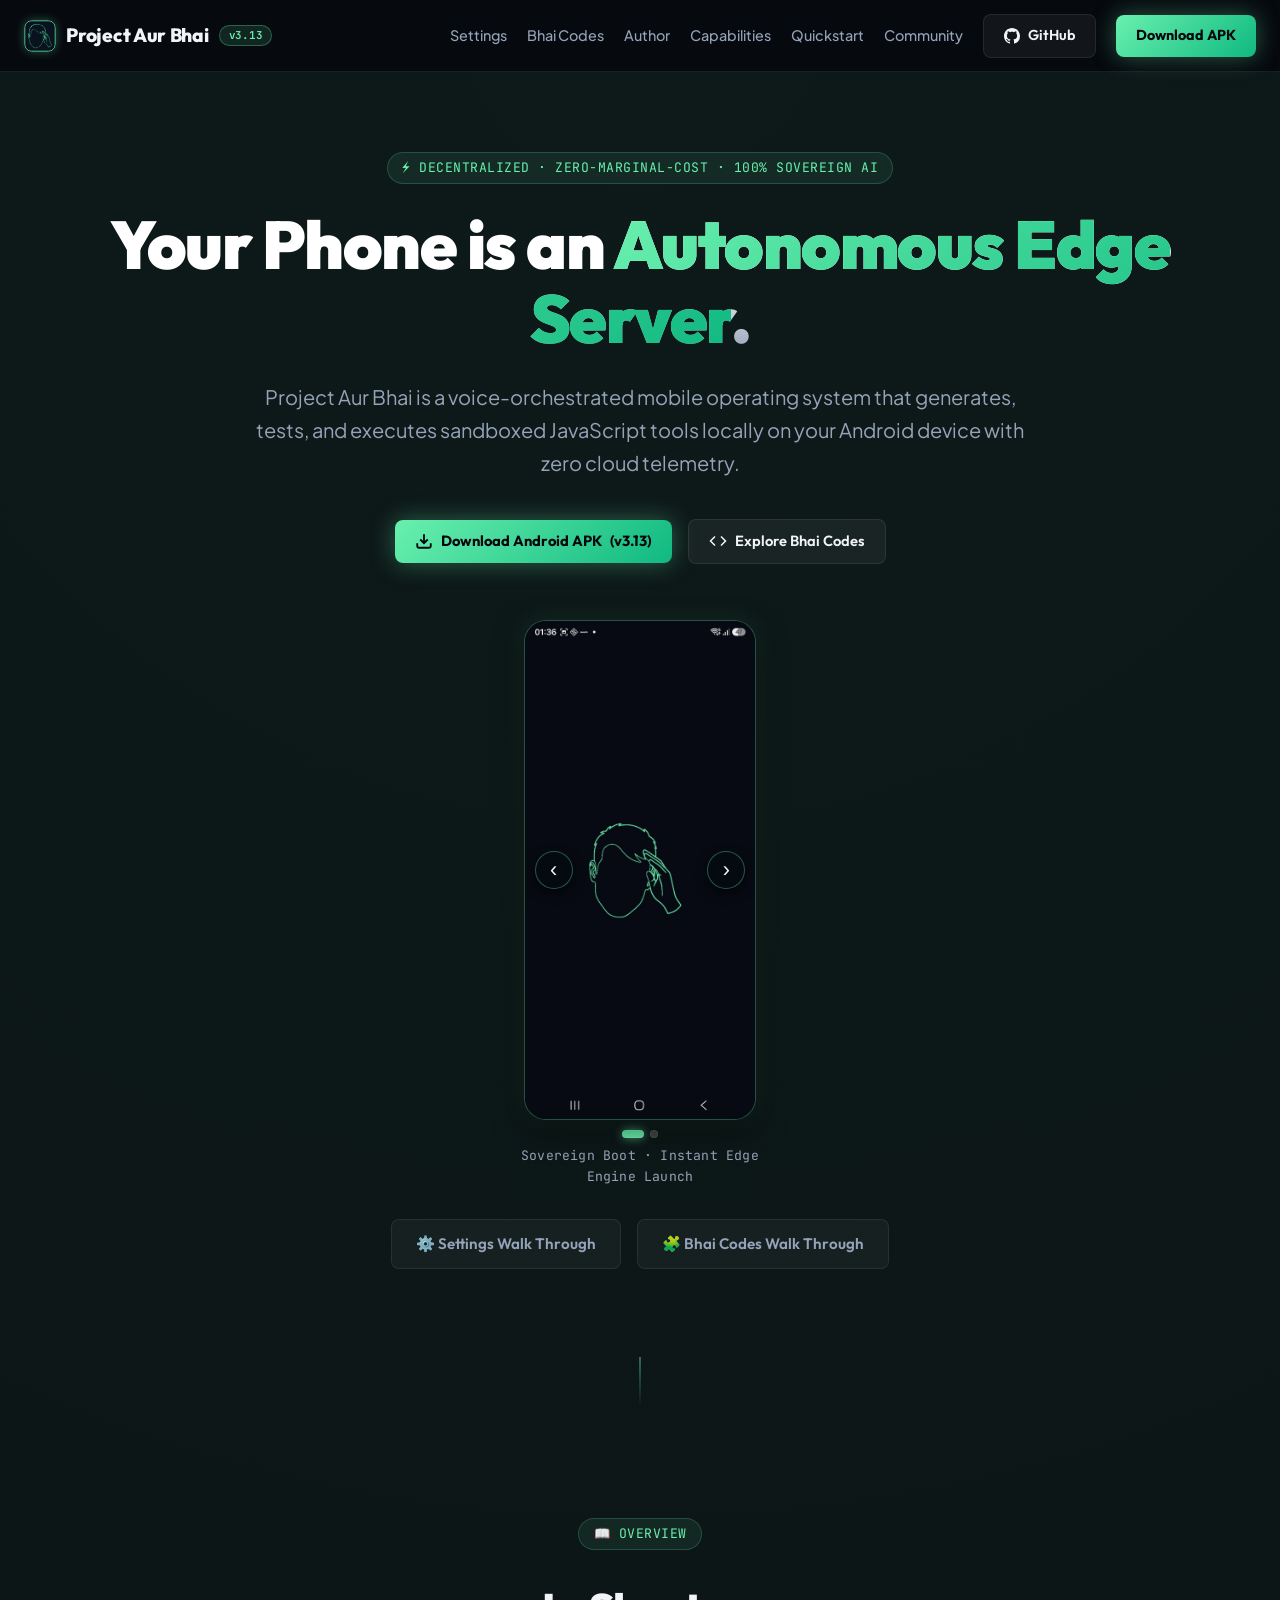
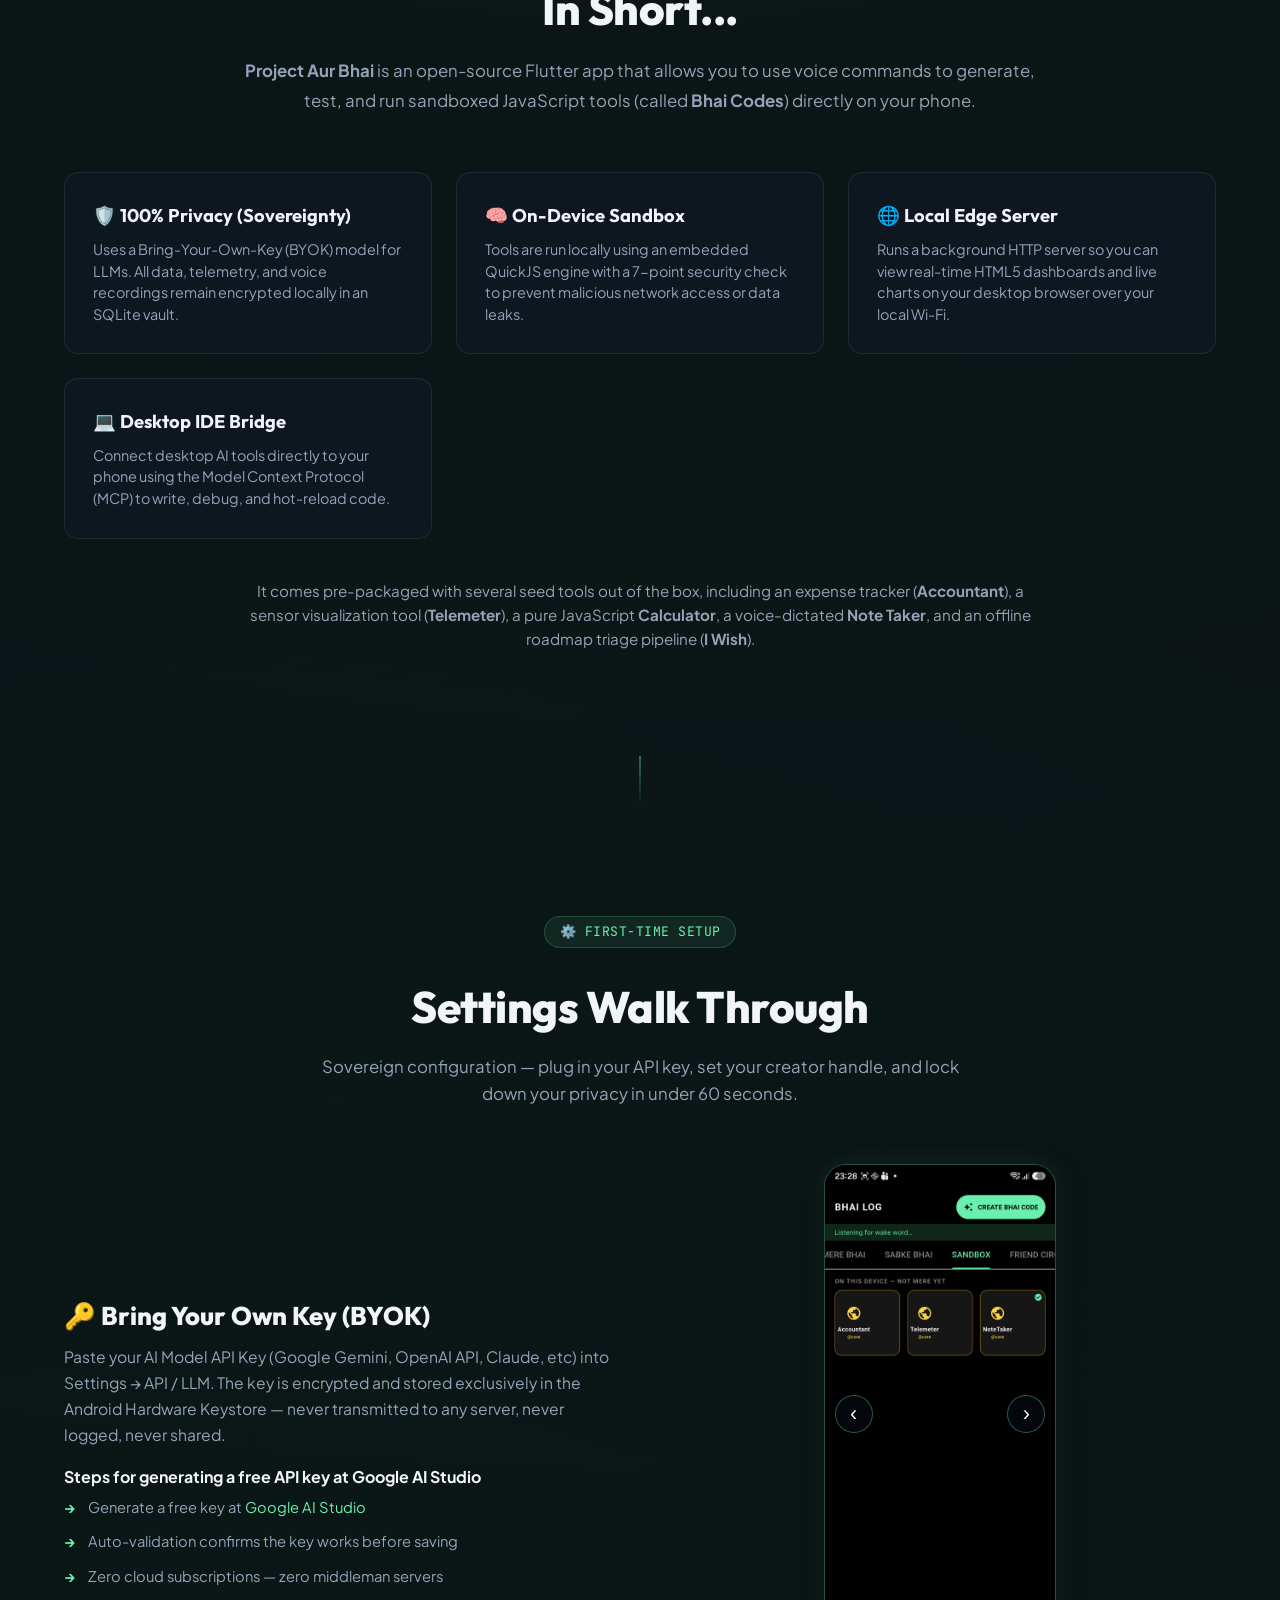
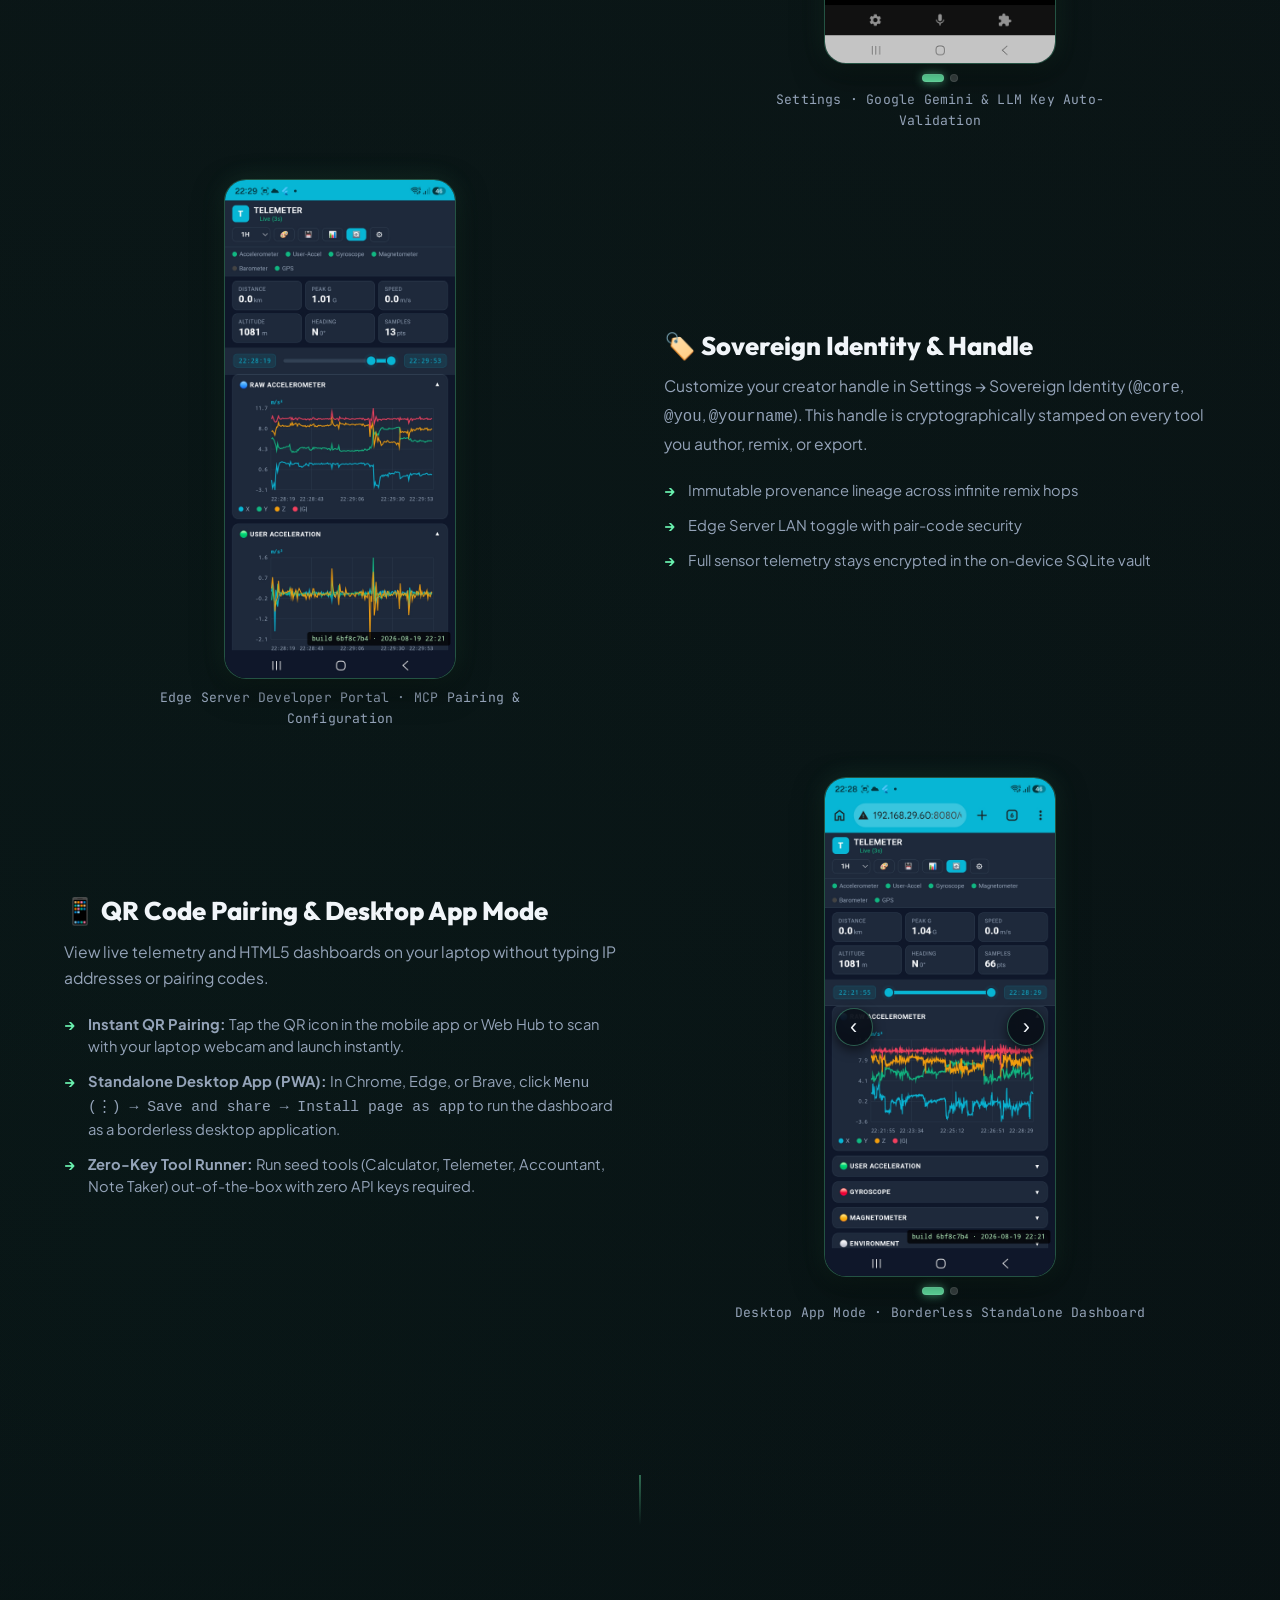
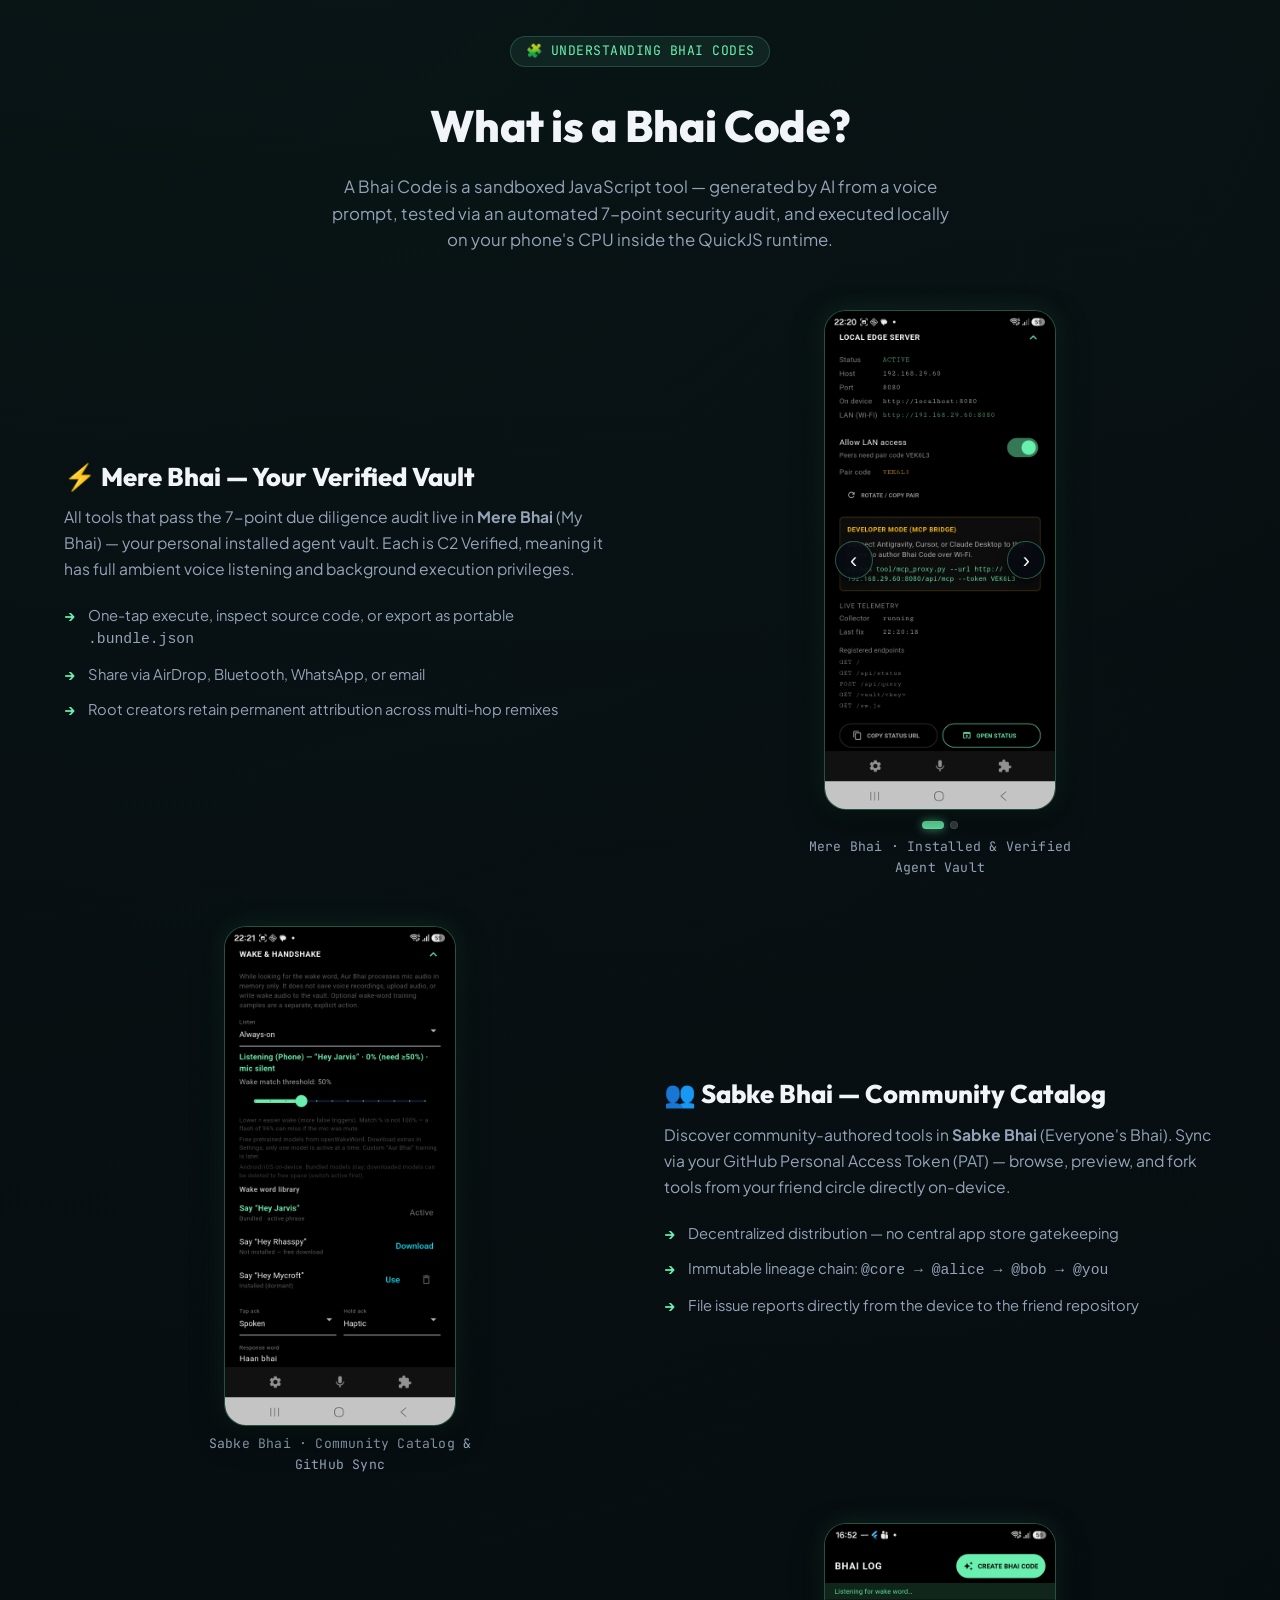
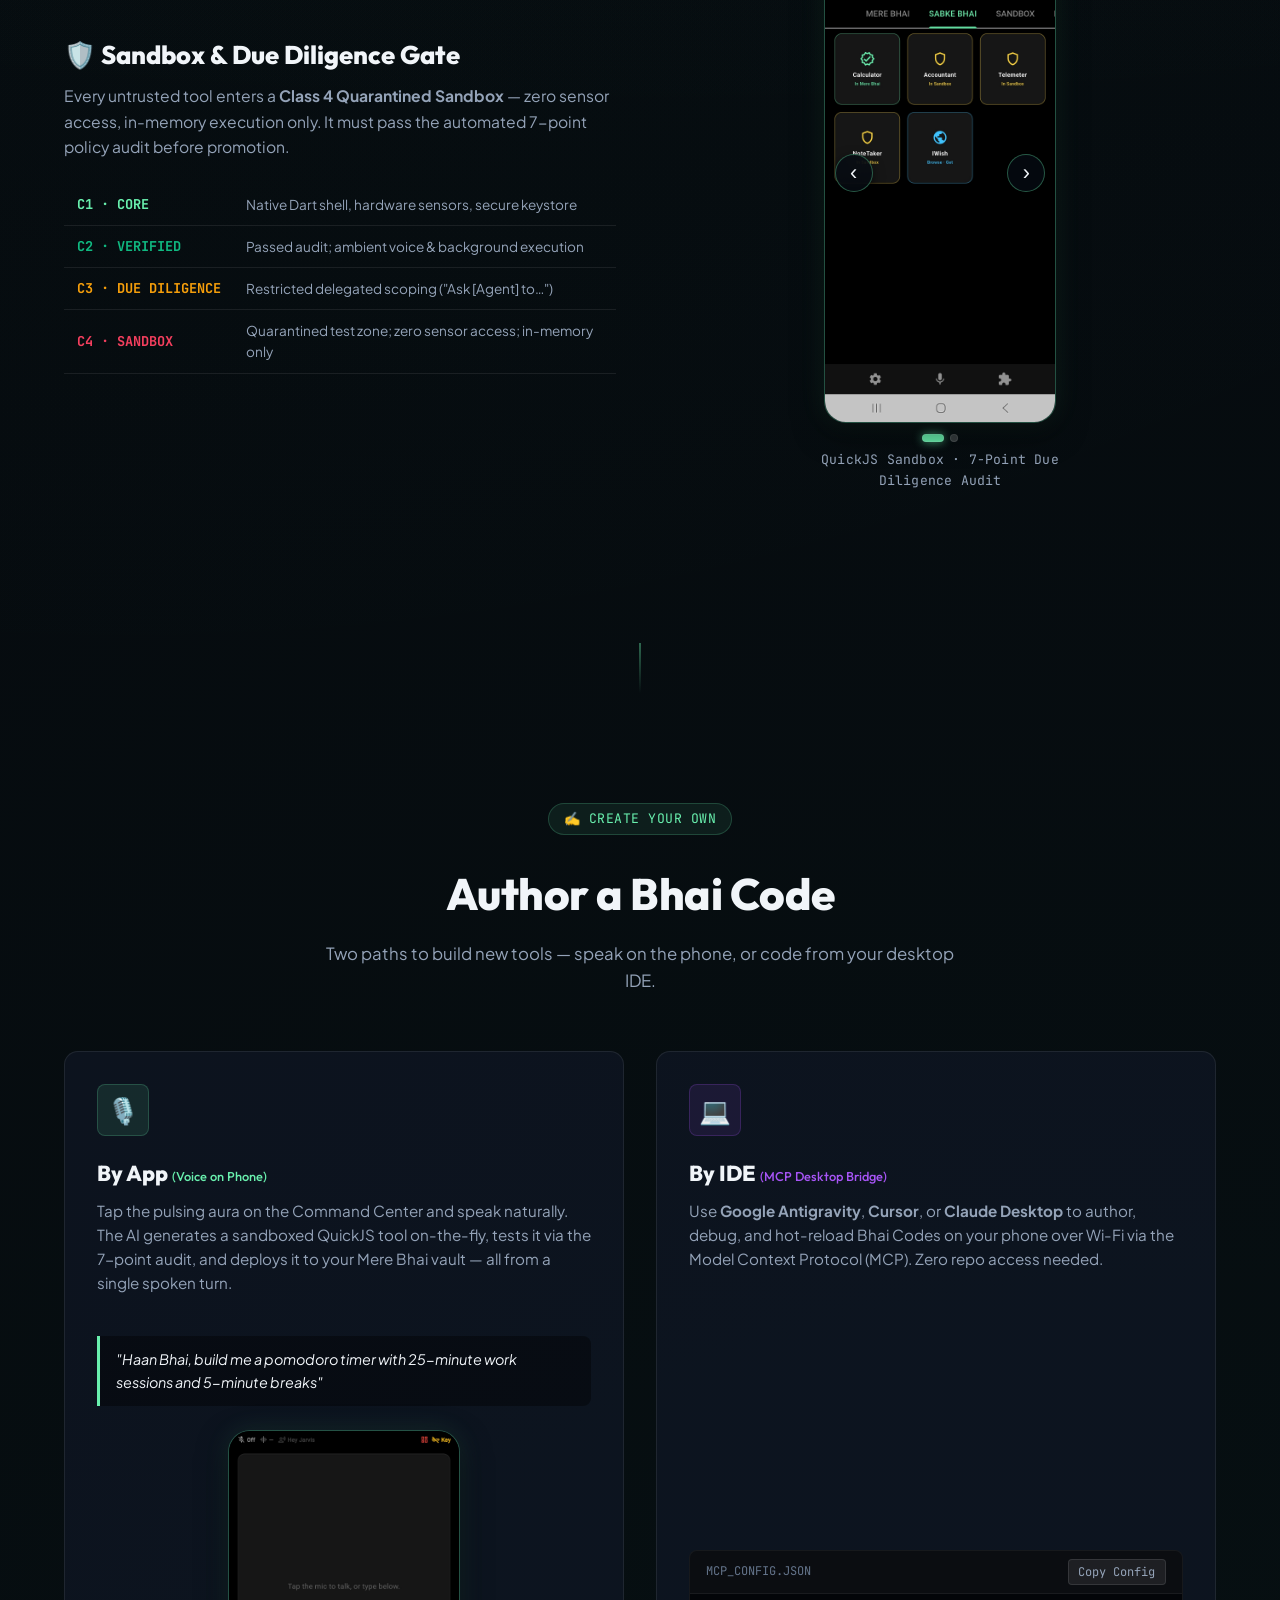
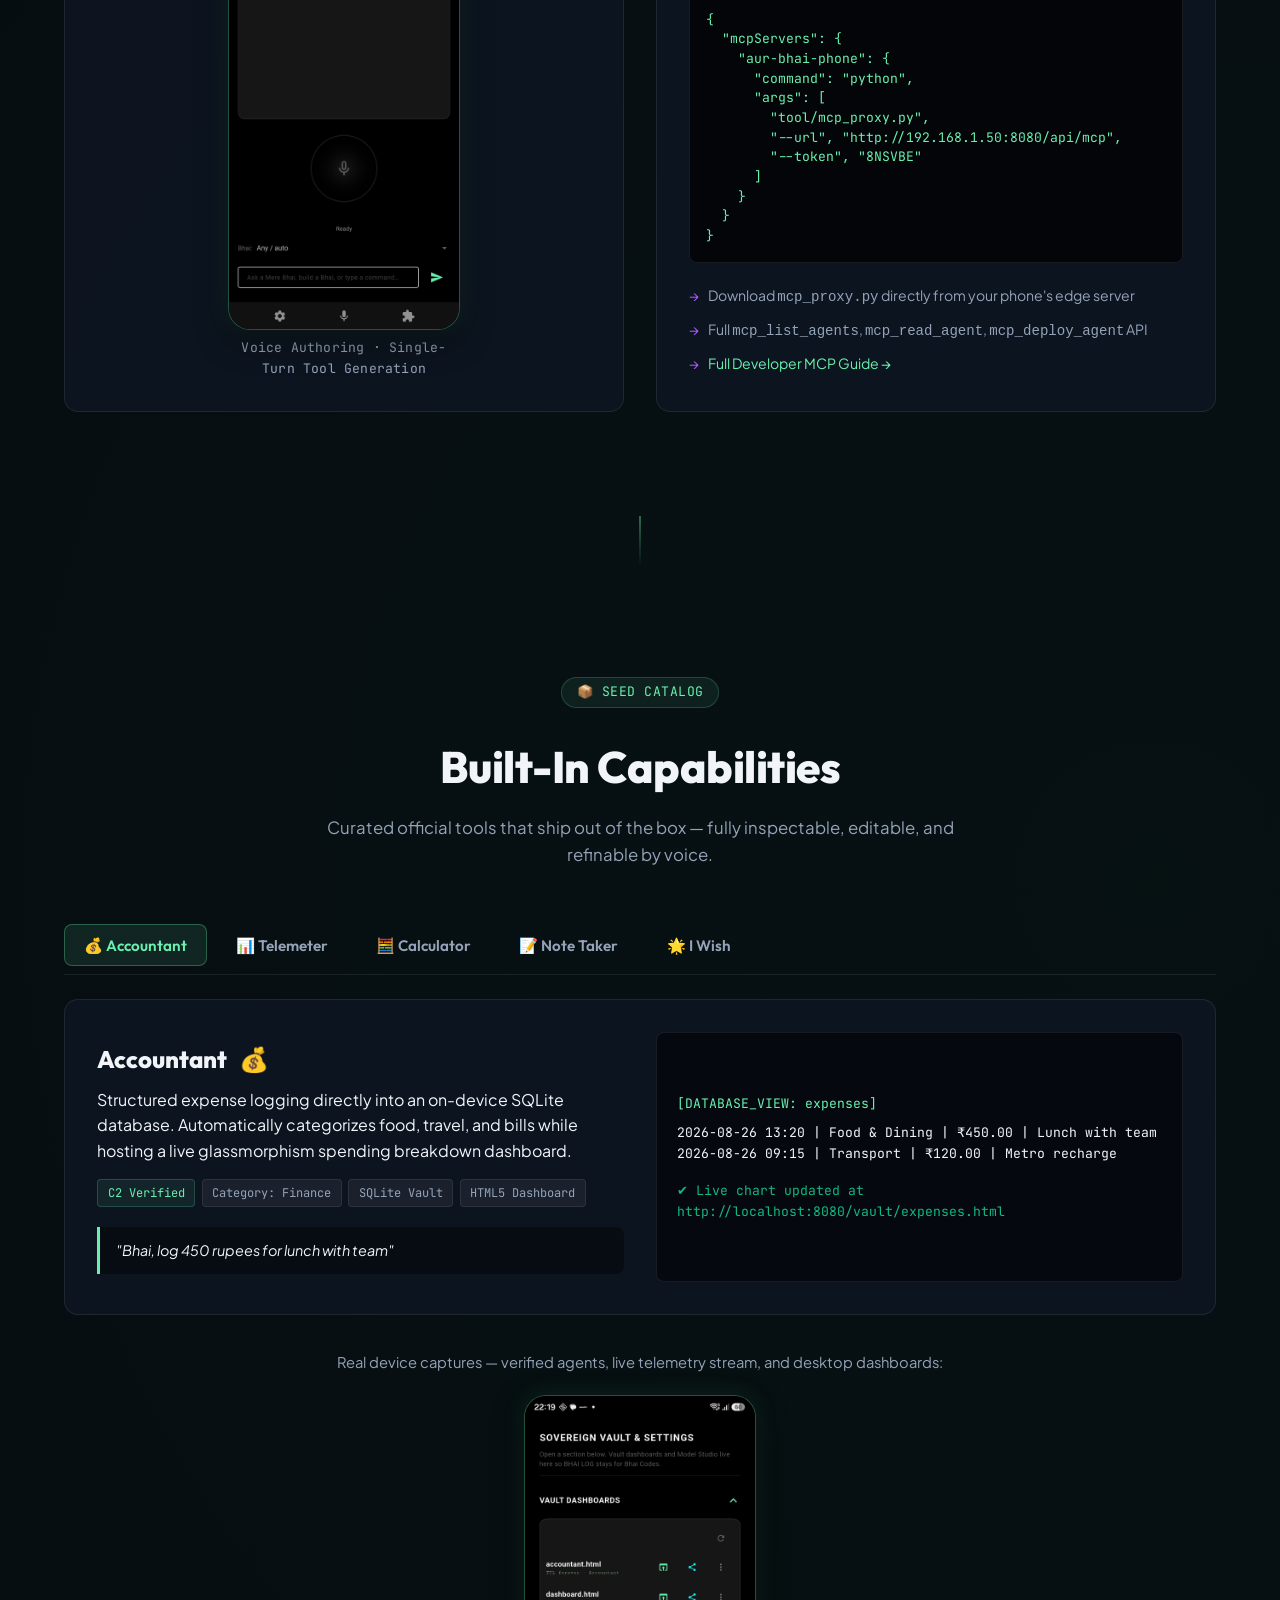
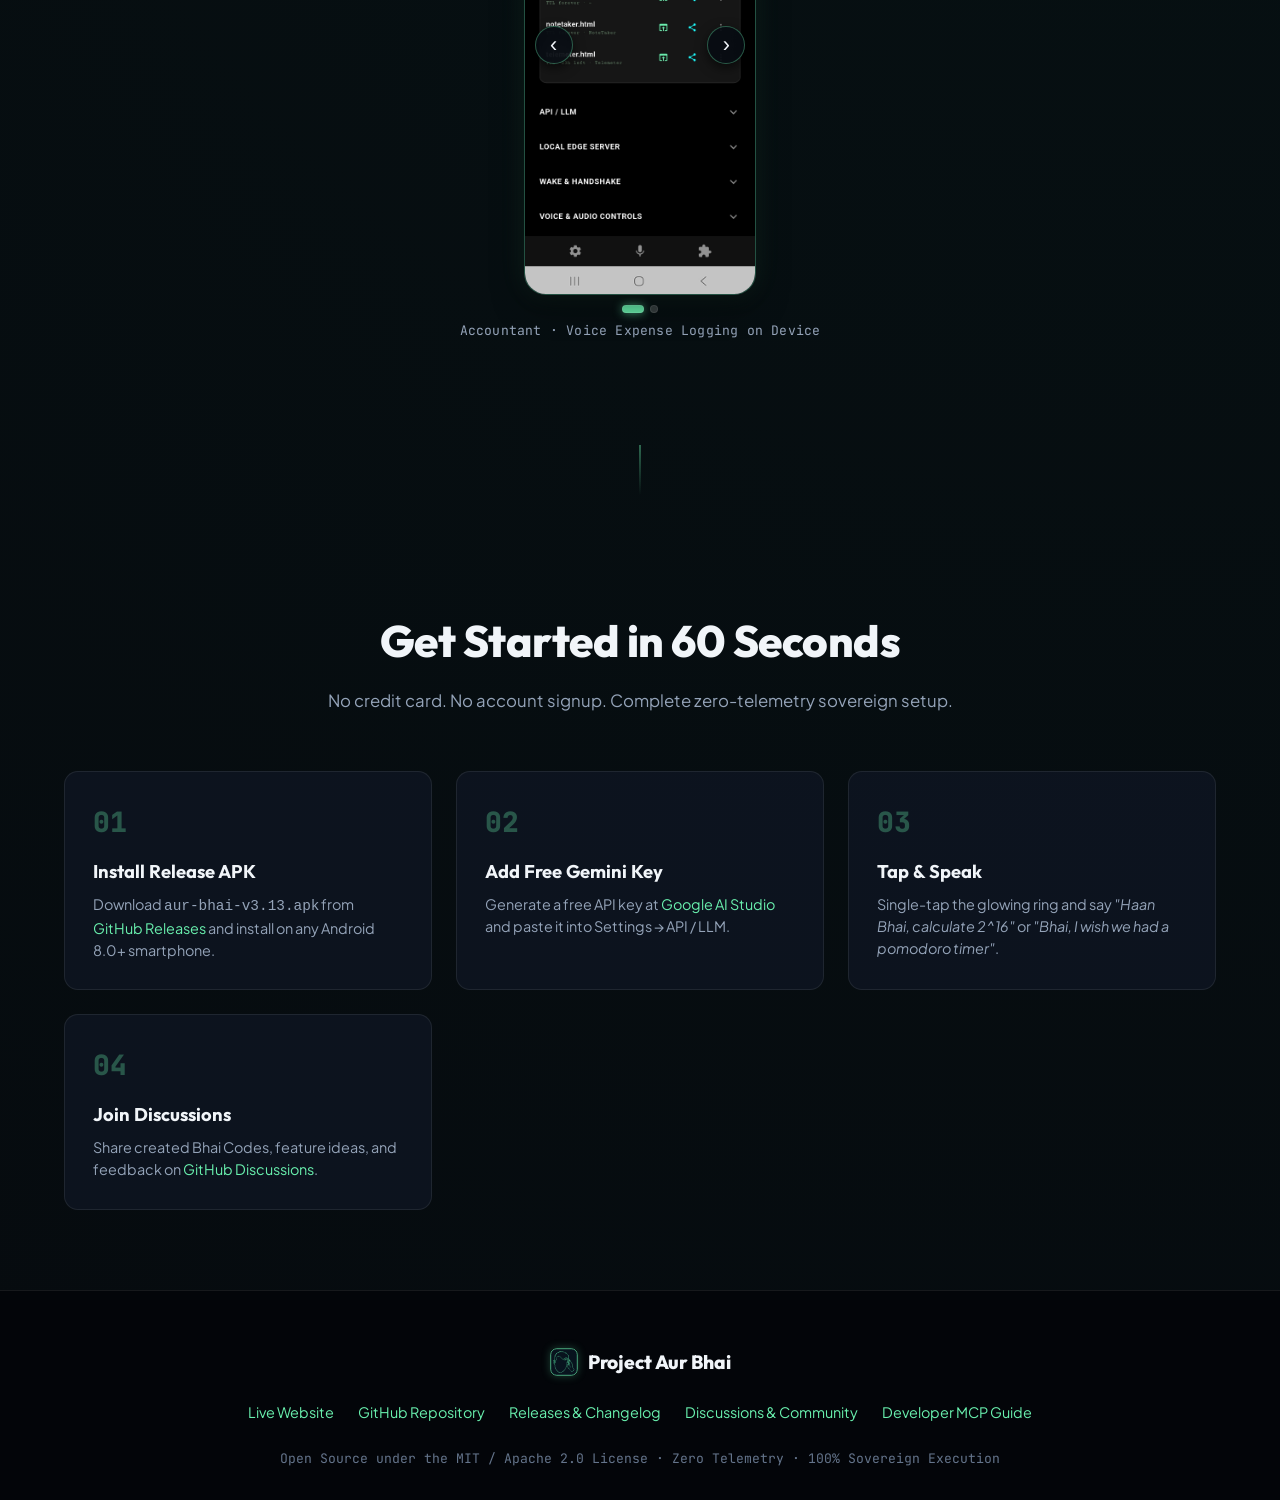
<file: docs/index.html>
<!DOCTYPE html>
<html lang="en">

<head>
  <meta charset="UTF-8">
  <meta name="viewport" content="width=device-width, initial-scale=1.0">
  <title>Project Aur Bhai — The Sovereign Voice-Orchestrated Mobile Agentic OS</title>
  <meta name="description"
    content="Turn your Android phone into an autonomous edge server. A decentralized, voice-first mobile OS that writes, tests, and executes sandboxed JavaScript tools locally with Bring-Your-Own-Key privacy.">
  <link rel="preconnect" href="https://fonts.googleapis.com">
  <link rel="preconnect" href="https://fonts.gstatic.com" crossorigin>
  <link
    href="https://fonts.googleapis.com/css2?family=JetBrains+Mono:wght@400;500;700&family=Outfit:wght@400;500;600;700;800;900&family=Plus+Jakarta+Sans:wght@400;500;600;700&display=swap"
    rel="stylesheet">
  <link rel="stylesheet" href="style.css">
</head>

<body>

  <!-- ═══════════════════════════════════════════════════════════ -->
  <!-- TOP HEADER NAVIGATION                                      -->
  <!-- ═══════════════════════════════════════════════════════════ -->
  <header>
    <div class="nav-container">
      <div class="logo">
        <img src="aur_bhai_logo.svg" alt="Aur Bhai Logo"
          style="width: 32px; height: 32px; border-radius: 8px; display: block; box-shadow: 0 0 10px rgba(105, 240, 174, 0.3);">
        <span>Project Aur Bhai</span>
        <span class="badge-pill" id="latest-version-badge">v3.13</span>
      </div>
      <nav class="nav-links">
        <a href="#settings-walkthrough">Settings</a>
        <a href="#bhai-codes-walkthrough">Bhai Codes</a>
        <a href="#author-bhai-code">Author</a>
        <a href="#capabilities">Capabilities</a>
        <a href="#quickstart">Quickstart</a>
        <a href="https://github.com/tomarishan89/project_aur_bhai/discussions" target="_blank">Community</a>
        <a href="https://github.com/tomarishan89/project_aur_bhai" target="_blank" class="btn btn-secondary">
          <svg width="16" height="16" viewBox="0 0 24 24" fill="currentColor">
            <path
              d="M12 0C5.37 0 0 5.37 0 12c0 5.31 3.435 9.795 8.205 11.385.6.105.825-.255.825-.57 0-.285-.015-1.23-.015-2.235-3.015.555-3.795-.735-4.035-1.41-.135-.345-.72-1.41-1.23-1.695-.42-.225-1.02-.78-.015-.795.945-.015 1.62.87 1.845 1.23 1.08 1.815 2.805 1.305 3.495.99.105-.78.42-1.305.765-1.605-2.67-.3-5.46-1.335-5.46-5.925 0-1.305.465-2.385 1.23-3.225-.12-.3-.54-1.53.12-3.18 0 0 1.005-.315 3.3 1.23.96-.27 1.98-.405 3-.405s2.04.135 3 .405c2.295-1.56 3.3-1.23 3.3-1.23.66 1.65.24 2.88.12 3.18.765.84 1.23 1.905 1.23 3.225 0 4.605-2.805 5.625-5.475 5.925.435.375.81 1.095.81 2.22 0 1.605-.015 2.895-.015 3.3 0 .315.225.69.825.57A12.02 12.02 0 0024 12c0-6.63-5.37-12-12-12z" />
          </svg>
          GitHub
        </a>
        <a href="https://github.com/tomarishan89/project_aur_bhai/releases/latest" class="btn btn-primary" id="nav-download-btn">Download APK</a>
      </nav>
    </div>
  </header>

  <!-- ═══════════════════════════════════════════════════════════ -->
  <!-- SECTION 1 — HERO: Landing App Screen                       -->
  <!-- ═══════════════════════════════════════════════════════════ -->
  <section class="hero">
    <div class="eyebrow">⚡ DECENTRALIZED · ZERO-MARGINAL-COST · 100% SOVEREIGN AI</div>
    <h1>Your Phone is an <span class="highlight">Autonomous Edge Server</span>.</h1>
    <p class="hero-p">
      Project Aur Bhai is a voice-orchestrated mobile operating system that generates, tests, and executes sandboxed
      JavaScript tools locally on your Android device with zero cloud telemetry.
    </p>

    <div class="hero-actions">
      <a href="https://github.com/tomarishan89/project_aur_bhai/releases/latest" target="_blank" class="btn btn-primary" id="hero-download-btn">
        <svg width="18" height="18" viewBox="0 0 24 24" fill="none" stroke="currentColor" stroke-width="2.5">
          <path d="M21 15v4a2 2 0 0 1-2 2H5a2 2 0 0 1-2-2v-4" />
          <polyline points="7 10 12 15 17 10" />
          <line x1="12" y1="15" x2="12" y2="3" />
        </svg>
        Download Android APK <span id="hero-version-tag">(v3.13)</span>
      </a>
      <a href="#bhai-codes-walkthrough" class="btn btn-secondary">
        <svg width="18" height="18" viewBox="0 0 24 24" fill="none" stroke="currentColor" stroke-width="2">
          <polyline points="16 18 22 12 16 6" />
          <polyline points="8 6 2 12 8 18" />
        </svg>
        Explore Bhai Codes
      </a>
    </div>

    <!-- App Launch & Command Center Showcase -->
    <div class="slideshow-container size-phone" data-slideshow>
      <div class="slideshow-viewport">
        <img src="screenshots/splash_screen.jpg" alt="Aur Bhai Native Splash — Sovereign Edge Boot"
          data-caption="Sovereign Boot · Instant Edge Engine Launch" loading="lazy">
        <img src="screenshots/command_center.jpg" alt="Aur Bhai Command Center — the landing app screen"
          data-caption="Voice Command Center · Tap to Speak" loading="lazy">
      </div>
    </div>

    <!-- Two Path Branches -->
    <div class="hero-paths">
      <a href="#settings-walkthrough" class="path-btn">⚙️ Settings Walk Through</a>
      <a href="#bhai-codes-walkthrough" class="path-btn">🧩 Bhai Codes Walk Through</a>
    </div>
  </section>

  <div class="section-connector">
    <div class="line"></div>
  </div>

  <!-- ═══════════════════════════════════════════════════════════ -->
  <!-- SECTION 1.5 — OVERVIEW                                     -->
  <!-- ═══════════════════════════════════════════════════════════ -->
  <section class="section" id="overview">
    <div class="section-header">
      <div class="eyebrow">📖 OVERVIEW</div>
      <h2>In Short...</h2>
      <p style="text-align: center; max-width: 800px; margin: 0 auto; line-height: 1.8; color: var(--text-muted);">
        <strong>Project Aur Bhai</strong> is an open-source Flutter app that allows you to use voice commands to generate, test, and run sandboxed JavaScript tools (called <strong>Bhai Codes</strong>) directly on your phone.
      </p>
    </div>
    
    <div class="steps-grid" style="margin-top: 2rem;">
      <div class="step-card">
        <h4>🛡️ 100% Privacy (Sovereignty)</h4>
        <p>Uses a Bring-Your-Own-Key (BYOK) model for LLMs. All data, telemetry, and voice recordings remain encrypted locally in an SQLite vault.</p>
      </div>
      <div class="step-card">
        <h4>🧠 On-Device Sandbox</h4>
        <p>Tools are run locally using an embedded QuickJS engine with a 7-point security check to prevent malicious network access or data leaks.</p>
      </div>
      <div class="step-card">
        <h4>🌐 Local Edge Server</h4>
        <p>Runs a background HTTP server so you can view real-time HTML5 dashboards and live charts on your desktop browser over your local Wi-Fi.</p>
      </div>
      <div class="step-card">
        <h4>💻 Desktop IDE Bridge</h4>
        <p>Connect desktop AI tools directly to your phone using the Model Context Protocol (MCP) to write, debug, and hot-reload code.</p>
      </div>
    </div>
    <p style="text-align: center; margin-top: 2.5rem; color: var(--text-muted); font-size: 0.95rem; max-width: 800px; margin-left: auto; margin-right: auto;">
      It comes pre-packaged with several seed tools out of the box, including an expense tracker (<strong>Accountant</strong>), a sensor visualization tool (<strong>Telemeter</strong>), a pure JavaScript <strong>Calculator</strong>, a voice-dictated <strong>Note Taker</strong>, and an offline roadmap triage pipeline (<strong>I Wish</strong>).
    </p>
  </section>

  <div class="section-connector">
    <div class="line"></div>
  </div>

  <!-- ═══════════════════════════════════════════════════════════ -->
  <!-- SECTION 2 — SETTINGS WALK THROUGH                          -->
  <!-- ═══════════════════════════════════════════════════════════ -->
  <section class="section" id="settings-walkthrough">
    <div class="section-header">
      <div class="eyebrow">⚙️ FIRST-TIME SETUP</div>
      <h2>Settings Walk Through</h2>
      <p>Sovereign configuration — plug in your API key, set your creator handle, and lock down your privacy in under 60
        seconds.</p>
    </div>

    <div class="walkthrough-row">
      <div class="walkthrough-text">
        <h3>🔑 Bring Your Own Key (BYOK)</h3>
        <p>Paste your AI Model API Key (Google Gemini, OpenAI API, Claude, etc) into Settings → API / LLM. The key is
          encrypted and stored exclusively in the Android Hardware Keystore — never transmitted to any server, never
          logged, never shared.</p>
        <h4>Steps for generating a free API key at Google AI Studio</h4>
        <ul>
          <li>Generate a free key at <a href="https://aistudio.google.com/" target="_blank">Google AI Studio</a></li>
          <li>Auto-validation confirms the key works before saving</li>
          <li>Zero cloud subscriptions — zero middleman servers</li>
        </ul>
      </div>
      <div class="slideshow-container size-md" data-slideshow>
        <div class="slideshow-viewport">
          <img src="screenshots/settings_byok_api.jpg" alt="Google Gemini & LLM Key Auto-Validation"
            data-caption="Settings · Google Gemini & LLM Key Auto-Validation" loading="lazy">
          <img src="screenshots/settings_sovereign.jpg" alt="Sovereign Identity and BYOK Settings"
            data-caption="Sovereign Settings · Hardware Keystore BYOK & Creator Handles" loading="lazy">
        </div>
      </div>
    </div>

    <div class="walkthrough-row reverse">
      <div class="walkthrough-text">
        <h3>🏷️ Sovereign Identity & Handle</h3>
        <p>Customize your creator handle in Settings → Sovereign Identity (<code>@core</code>, <code>@you</code>,
          <code>@yourname</code>). This handle is cryptographically stamped on every tool you author, remix, or export.
        </p>
        <ul>
          <li>Immutable provenance lineage across infinite remix hops</li>
          <li>Edge Server LAN toggle with pair-code security</li>
          <li>Full sensor telemetry stays encrypted in the on-device SQLite vault</li>
        </ul>
      </div>
      <div class="slideshow-container size-wide" data-slideshow>
        <div class="slideshow-viewport">
          <img src="screenshots/edge_server_portal.jpg" alt="Edge Server Developer Portal"
            data-caption="Edge Server Developer Portal · MCP Pairing & Configuration" loading="lazy">
        </div>
      </div>
    </div>

    <div class="walkthrough-row">
      <div class="walkthrough-text">
        <h3>📱 QR Code Pairing & Desktop App Mode</h3>
        <p>View live telemetry and HTML5 dashboards on your laptop without typing IP addresses or pairing codes.</p>
        <ul>
          <li><strong>Instant QR Pairing:</strong> Tap the QR icon in the mobile app or Web Hub to scan with your laptop webcam and launch instantly.</li>
          <li><strong>Standalone Desktop App (PWA):</strong> In Chrome, Edge, or Brave, click <code>Menu (⋮) → Save and share → Install page as app</code> to run the dashboard as a borderless desktop application.</li>
          <li><strong>Zero-Key Tool Runner:</strong> Run seed tools (Calculator, Telemeter, Accountant, Note Taker) out-of-the-box with zero API keys required.</li>
        </ul>
      </div>
      <div class="slideshow-container size-wide" data-slideshow>
        <div class="slideshow-viewport">
          <img src="screenshots/telemetry_web_dashboard.jpg" alt="Standalone Desktop App Mode and Live Telemetry"
            data-caption="Desktop App Mode · Borderless Standalone Dashboard" loading="lazy">
          <img src="screenshots/telemetry_web_live_graphs.jpg" alt="Live HTML5 Graphs from Local Edge Server"
            data-caption="Local Edge Server · Live 50Hz Sensor Stream" loading="lazy">
        </div>
      </div>
    </div>
  </section>

  <div class="section-connector">
    <div class="line"></div>
  </div>

  <!-- ═══════════════════════════════════════════════════════════ -->
  <!-- SECTION 3 — BHAI CODES WALK THROUGH                        -->
  <!-- ═══════════════════════════════════════════════════════════ -->
  <section class="section" id="bhai-codes-walkthrough">
    <div class="section-header">
      <div class="eyebrow">🧩 UNDERSTANDING BHAI CODES</div>
      <h2>What is a Bhai Code?</h2>
      <p>A Bhai Code is a sandboxed JavaScript tool — generated by AI from a voice prompt, tested via an automated
        7-point security audit, and executed locally on your phone's CPU inside the QuickJS runtime.</p>
    </div>

    <!-- Mere Bhai -->
    <div class="walkthrough-row">
      <div class="walkthrough-text">
        <h3>⚡ Mere Bhai — Your Verified Vault</h3>
        <p>All tools that pass the 7-point due diligence audit live in <strong>Mere Bhai</strong> (My Bhai) — your
          personal installed agent vault. Each is C2 Verified, meaning it has full ambient voice listening and
          background execution privileges.</p>
        <ul>
          <li>One-tap execute, inspect source code, or export as portable <code>.bundle.json</code></li>
          <li>Share via AirDrop, Bluetooth, WhatsApp, or email</li>
          <li>Root creators retain permanent attribution across multi-hop remixes</li>
        </ul>
      </div>
      <div class="slideshow-container size-phone" data-slideshow>
        <div class="slideshow-viewport">
          <img src="screenshots/mere_bhai_agents.jpg" alt="Mere Bhai - Verified Agent Vault"
            data-caption="Mere Bhai · Installed & Verified Agent Vault" loading="lazy">
          <img src="screenshots/mere_bhai_inspect.jpg" alt="Inspect QuickJS Code & Permissions"
            data-caption="Mere Bhai · QuickJS Source Code & Ambient Voice Permissions" loading="lazy">
        </div>
      </div>
    </div>

    <!-- Sabke Bhai -->
    <div class="walkthrough-row reverse">
      <div class="walkthrough-text">
        <h3>👥 Sabke Bhai — Community Catalog</h3>
        <p>Discover community-authored tools in <strong>Sabke Bhai</strong> (Everyone's Bhai). Sync via your GitHub
          Personal Access Token (PAT) — browse, preview, and fork tools from your friend circle directly on-device.</p>
        <ul>
          <li>Decentralized distribution — no central app store gatekeeping</li>
          <li>Immutable lineage chain: <code>@core → @alice → @bob → @you</code></li>
          <li>File issue reports directly from the device to the friend repository</li>
        </ul>
      </div>
      <div class="slideshow-container size-phone" data-slideshow>
        <div class="slideshow-viewport">
          <img src="screenshots/sabke_bhai_catalog.jpg" alt="Sabke Bhai - Community Catalog"
            data-caption="Sabke Bhai · Community Catalog & GitHub Sync" loading="lazy">
        </div>
      </div>
    </div>

    <!-- Sandbox & Security -->
    <div class="walkthrough-row">
      <div class="walkthrough-text">
        <h3>🛡️ Sandbox & Due Diligence Gate</h3>
        <p>Every untrusted tool enters a <strong>Class 4 Quarantined Sandbox</strong> — zero sensor access, in-memory
          execution only. It must pass the automated 7-point policy audit before promotion.</p>

        <table class="security-mini">
          <tr>
            <td class="c1">C1 · CORE</td>
            <td>Native Dart shell, hardware sensors, secure keystore</td>
          </tr>
          <tr>
            <td class="c2">C2 · VERIFIED</td>
            <td>Passed audit; ambient voice & background execution</td>
          </tr>
          <tr>
            <td class="c3">C3 · DUE DILIGENCE</td>
            <td>Restricted delegated scoping ("Ask [Agent] to…")</td>
          </tr>
          <tr>
            <td class="c4">C4 · SANDBOX</td>
            <td>Quarantined test zone; zero sensor access; in-memory only</td>
          </tr>
        </table>
      </div>
      <div class="slideshow-container size-phone" data-slideshow>
        <div class="slideshow-viewport">
          <img src="screenshots/sandbox_due_diligence.jpg" alt="QuickJS Sandbox and Due Diligence"
            data-caption="QuickJS Sandbox · 7-Point Due Diligence Audit" loading="lazy">
          <img src="screenshots/sandbox_run.jpg" alt="Sandbox Quarantined In-Memory Execution"
            data-caption="Sandbox · In-Memory Execution & Sensor Access Lockdown" loading="lazy">
        </div>
      </div>
    </div>
  </section>

  <div class="section-connector">
    <div class="line"></div>
  </div>

  <!-- ═══════════════════════════════════════════════════════════ -->
  <!-- SECTION 4 — AUTHOR A BHAI CODE (Two Paths)                 -->
  <!-- ═══════════════════════════════════════════════════════════ -->
  <section class="section" id="author-bhai-code">
    <div class="section-header">
      <div class="eyebrow">✍️ CREATE YOUR OWN</div>
      <h2>Author a Bhai Code</h2>
      <p>Two paths to build new tools — speak on the phone, or code from your desktop IDE.</p>
    </div>

    <div class="split-panel">
      <!-- By App -->
      <div class="split-card">
        <div class="card-icon" style="background: rgba(105, 240, 174, 0.1); border: 1px solid rgba(105, 240, 174, 0.2);">🎙️
        </div>
        <h3>By App <span style="color: var(--accent-cyan); font-size: 0.8rem; font-weight: 500;">(Voice on Phone)</span>
        </h3>
        <p>Tap the pulsing aura on the Command Center and speak naturally. The AI generates a sandboxed QuickJS tool
          on-the-fly, tests it via the 7-point audit, and deploys it to your Mere Bhai vault — all from a single spoken
          turn.</p>
        <div class="bhai-voice-box">
          "Haan Bhai, build me a pomodoro timer with 25-minute work sessions and 5-minute breaks"
        </div>
        <div style="margin-top: 1.5rem;">
          <div class="slideshow-container size-xs" data-slideshow>
            <div class="slideshow-viewport">
              <img src="screenshots/command_center.jpg" alt="Voice authoring on phone"
                data-caption="Voice Authoring · Single-Turn Tool Generation" loading="lazy">
            </div>
          </div>
        </div>
      </div>

      <!-- By IDE -->
      <div class="split-card">
        <div class="card-icon" style="background: rgba(168, 85, 247, 0.1); border: 1px solid rgba(168, 85, 247, 0.2);">
          💻</div>
        <h3>By IDE <span style="color: var(--accent-violet); font-size: 0.8rem; font-weight: 500;">(MCP Desktop
            Bridge)</span></h3>
        <p>Use <strong>Google Antigravity</strong>, <strong>Cursor</strong>, or <strong>Claude Desktop</strong> to
          author, debug, and hot-reload Bhai Codes on your phone over Wi-Fi via the Model Context Protocol (MCP). Zero
          repo access needed.</p>
        <div class="code-container" style="margin-top: auto;">
          <div class="code-top-bar">
            <span class="code-lang">mcp_config.json</span>
            <button class="copy-btn" onclick="copyMcpConfig()">Copy Config</button>
          </div>
          <pre id="mcp-code-block">{
  "mcpServers": {
    "aur-bhai-phone": {
      "command": "python",
      "args": [
        "tool/mcp_proxy.py",
        "--url", "http://192.168.1.50:8080/api/mcp",
        "--token", "8NSVBE"
      ]
    }
  }
}</pre>
        </div>
        <ul style="margin-top: 1rem; list-style: none; padding: 0;">
          <li
            style="color: var(--text-muted); font-size: 0.88rem; padding: 0.3rem 0; padding-left: 1.2rem; position: relative;">
            <span style="position: absolute; left: 0; color: var(--accent-violet);">→</span>
            Download <code>mcp_proxy.py</code> directly from your phone's edge server
          </li>
          <li
            style="color: var(--text-muted); font-size: 0.88rem; padding: 0.3rem 0; padding-left: 1.2rem; position: relative;">
            <span style="position: absolute; left: 0; color: var(--accent-violet);">→</span>
            Full <code>mcp_list_agents</code>, <code>mcp_read_agent</code>, <code>mcp_deploy_agent</code> API
          </li>
          <li
            style="color: var(--text-muted); font-size: 0.88rem; padding: 0.3rem 0; padding-left: 1.2rem; position: relative;">
            <span style="position: absolute; left: 0; color: var(--accent-violet);">→</span>
            <a href="mcp-guide.html">Full Developer MCP Guide →</a>
          </li>
        </ul>
      </div>
    </div>
  </section>

  <div class="section-connector">
    <div class="line"></div>
  </div>

  <!-- ═══════════════════════════════════════════════════════════ -->
  <!-- SECTION 5 — CAPABILITIES (Seed Bhai Code Deep-Dive)        -->
  <!-- ═══════════════════════════════════════════════════════════ -->
  <section class="section" id="capabilities">
    <div class="section-header">
      <div class="eyebrow">📦 SEED CATALOG</div>
      <h2>Built-In Capabilities</h2>
      <p>Curated official tools that ship out of the box — fully inspectable, editable, and refinable by voice.</p>
    </div>

    <div class="bhai-tabs">
      <button class="tab-btn active" onclick="switchBhai('accountant')">💰 Accountant</button>
      <button class="tab-btn" onclick="switchBhai('telemeter')">📊 Telemeter</button>
      <button class="tab-btn" onclick="switchBhai('calculator')">🧮 Calculator</button>
      <button class="tab-btn" onclick="switchBhai('notetaker')">📝 Note Taker</button>
      <button class="tab-btn" onclick="switchBhai('iwish')">🌟 I Wish</button>
    </div>

    <div class="bhai-display" id="bhai-content">
      <div class="bhai-info">
        <h3 id="bhai-title">Accountant <span>💰</span></h3>
        <p id="bhai-desc">
          Structured expense logging directly into an on-device SQLite database. Automatically categorizes food, travel,
          and bills while hosting a live glassmorphism spending breakdown dashboard.
        </p>
        <div class="bhai-chips" id="bhai-chips">
          <span class="chip cyan">C2 Verified</span>
          <span class="chip">Category: Finance</span>
          <span class="chip">SQLite Vault</span>
          <span class="chip">HTML5 Dashboard</span>
        </div>
        <div class="bhai-voice-box" id="bhai-prompt">
          "Bhai, log 450 rupees for lunch with team"
        </div>
      </div>
      <div class="bhai-screen-preview" id="bhai-preview">
        <div style="color: var(--accent-cyan); margin-bottom: 0.5rem;">[DATABASE_VIEW: expenses]</div>
        <div>2026-08-26 13:20 | Food & Dining | ₹450.00 | Lunch with team</div>
        <div>2026-08-26 09:15 | Transport | ₹120.00 | Metro recharge</div>
        <div style="margin-top: 1rem; color: var(--accent-emerald);">✔ Live chart updated at
          http://localhost:8080/vault/expenses.html</div>
      </div>
    </div>

    <!-- Capabilities Dynamic Slideshow Showcase -->
    <div id="capabilities-slideshow-wrap" style="margin-top: 2.25rem;">
      <p style="color: var(--text-muted); font-size: 0.92rem; text-align: center; margin-bottom: 1.25rem;">
        Real device captures — verified agents, live telemetry stream, and desktop dashboards:
      </p>
      <div class="slideshow-container size-tablet" id="capabilities-slideshow" data-slideshow>
        <div class="slideshow-viewport"></div>
      </div>
    </div>
  </section>

  <div class="section-connector">
    <div class="line"></div>
  </div>

  <!-- ═══════════════════════════════════════════════════════════ -->
  <!-- SECTION 6 — QUICKSTART                                     -->
  <!-- ═══════════════════════════════════════════════════════════ -->
  <section class="section" id="quickstart">
    <div class="section-header">
      <h2>Get Started in 60 Seconds</h2>
      <p>No credit card. No account signup. Complete zero-telemetry sovereign setup.</p>
    </div>
    <div class="steps-grid">
      <div class="step-card">
        <div class="step-number">01</div>
        <h4>Install Release APK</h4>
        <p>Download <code id="latest-apk-filename">aur-bhai-v3.13.apk</code> from <a
            href="https://github.com/tomarishan89/project_aur_bhai/releases/latest" target="_blank">GitHub Releases</a> and
          install on any Android 8.0+ smartphone.</p>
      </div>
      <div class="step-card">
        <div class="step-number">02</div>
        <h4>Add Free Gemini Key</h4>
        <p>Generate a free API key at <a href="https://aistudio.google.com/" target="_blank">Google AI Studio</a> and
          paste it into Settings &rarr; API / LLM.</p>
      </div>
      <div class="step-card">
        <div class="step-number">03</div>
        <h4>Tap &amp; Speak</h4>
        <p>Single-tap the glowing ring and say <em>"Haan Bhai, calculate 2^16"</em> or <em>"Bhai, I wish we had a
            pomodoro timer"</em>.</p>
      </div>
      <div class="step-card">
        <div class="step-number">04</div>
        <h4>Join Discussions</h4>
        <p>Share created Bhai Codes, feature ideas, and feedback on <a
            href="https://github.com/tomarishan89/project_aur_bhai/discussions" target="_blank">GitHub Discussions</a>.</p>
      </div>
    </div>
  </section>

  <!-- ═══════════════════════════════════════════════════════════ -->
  <!-- FOOTER                                                     -->
  <!-- ═══════════════════════════════════════════════════════════ -->
  <footer>
    <div class="footer-content">
      <div class="logo">
        <img src="aur_bhai_logo.svg" alt="Aur Bhai Logo"
          style="width: 28px; height: 28px; border-radius: 6px; display: block; box-shadow: 0 0 8px rgba(105, 240, 174, 0.25);">
        <span>Project Aur Bhai</span>
      </div>
      <div class="footer-links">
        <a href="https://tomarishan89.github.io/project_aur_bhai/" target="_blank">Live Website</a>
        <a href="https://github.com/tomarishan89/project_aur_bhai" target="_blank">GitHub Repository</a>
        <a href="https://github.com/tomarishan89/project_aur_bhai/releases" target="_blank">Releases &amp; Changelog</a>
        <a href="https://github.com/tomarishan89/project_aur_bhai/discussions" target="_blank">Discussions &amp;
          Community</a>
        <a href="mcp-guide.html">Developer MCP Guide</a>
      </div>
      <div class="footer-note">
        Open Source under the MIT / Apache 2.0 License · Zero Telemetry · 100% Sovereign Execution
      </div>
    </div>
  </footer>


  <!-- ═══════════════════════════════════════════════════════════ -->
  <!-- APPLICATION SCRIPT                                          -->
  <!-- ═══════════════════════════════════════════════════════════ -->
  <script src="app.js"></script>
</body>

</html>
</file>
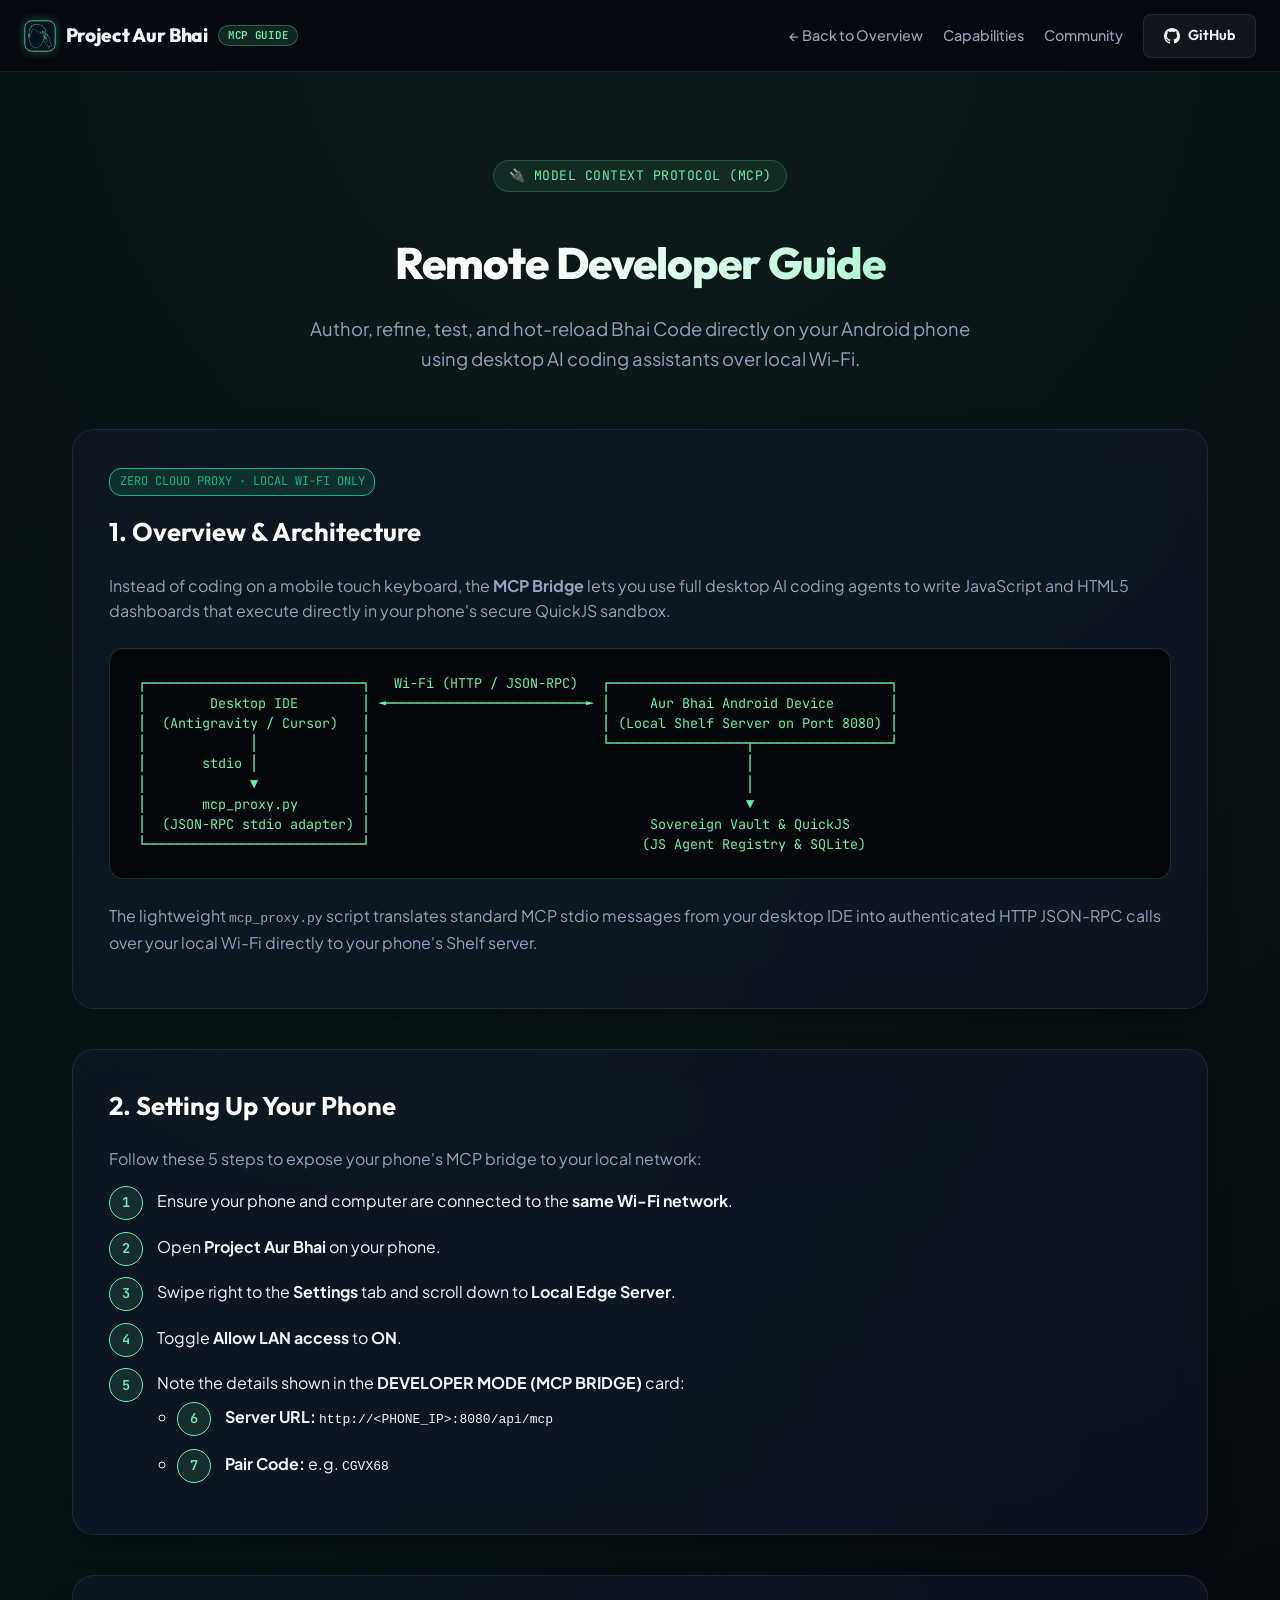
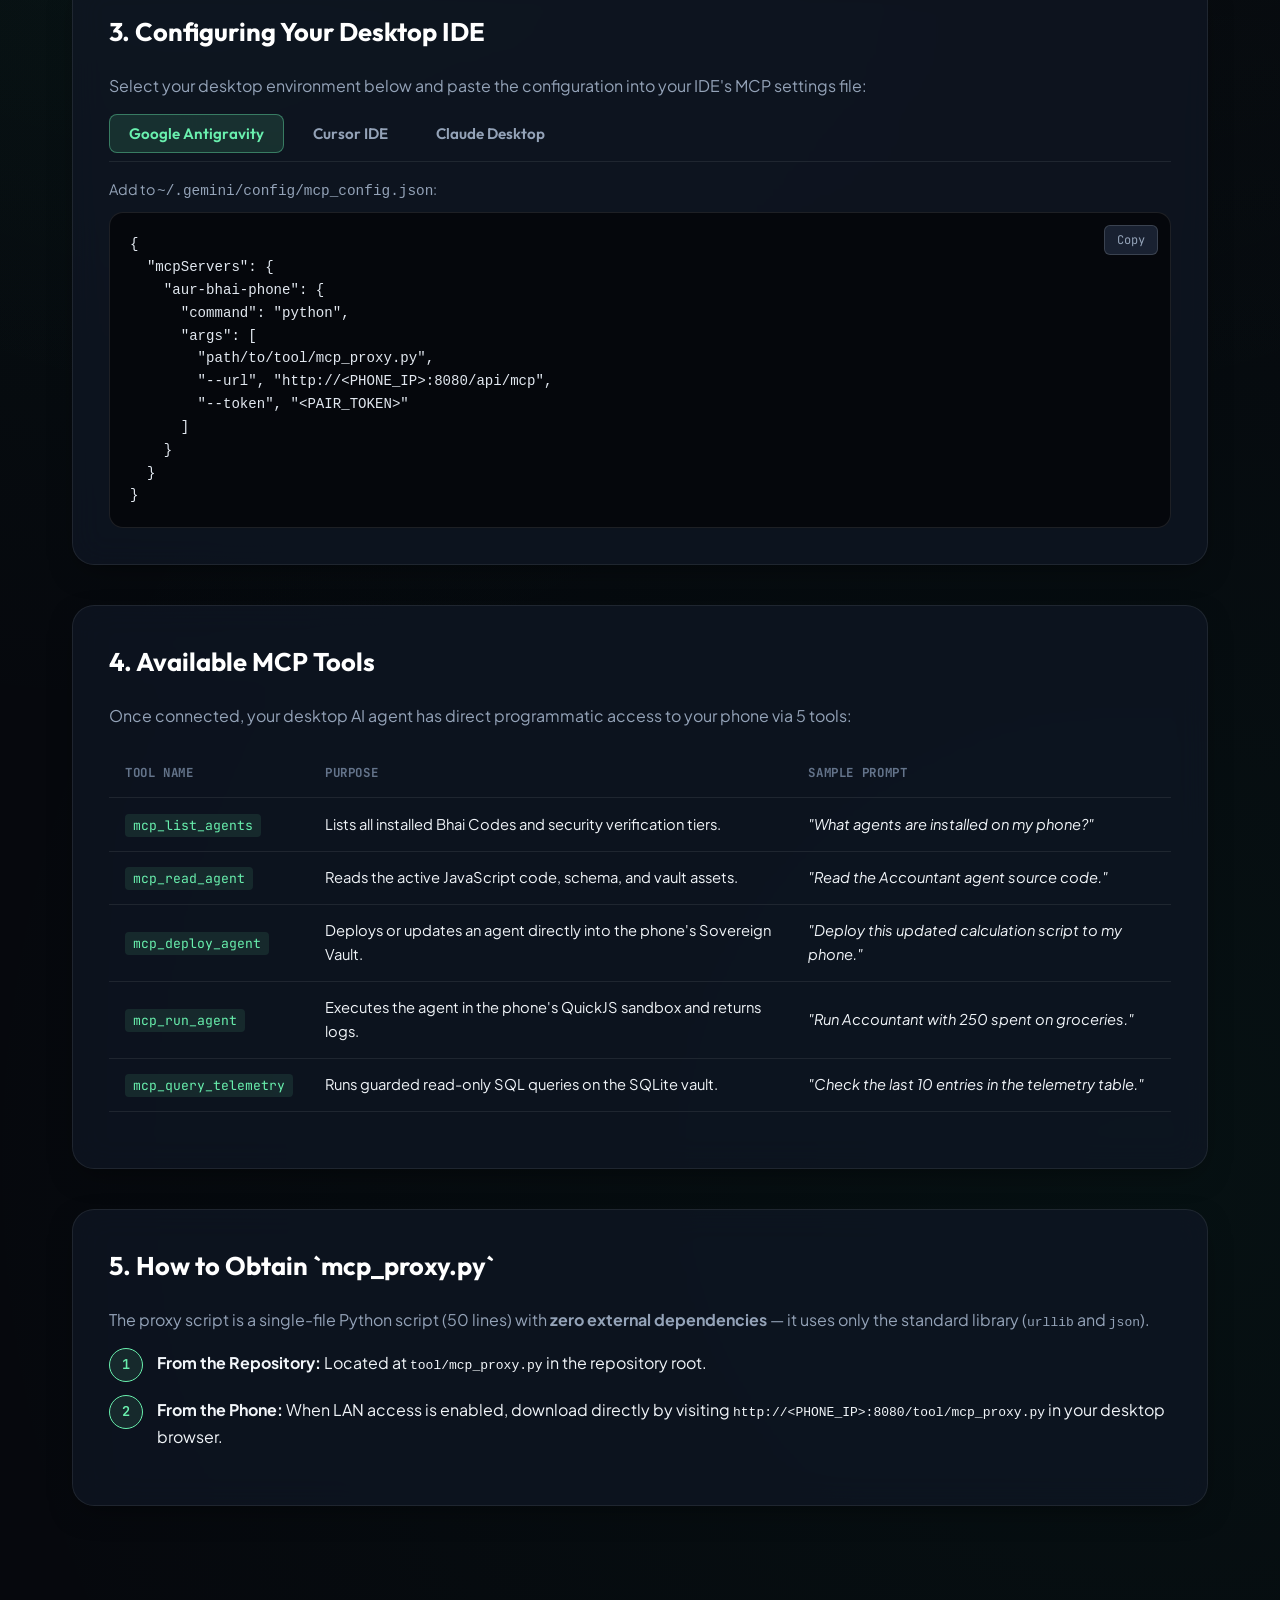
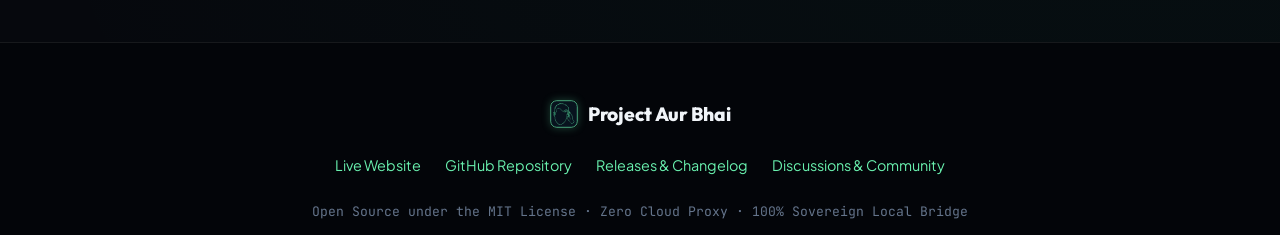
<file: docs/mcp-guide.html>
<!DOCTYPE html>
<html lang="en">

<head>
  <meta charset="UTF-8">
  <meta name="viewport" content="width=device-width, initial-scale=1.0">
  <title>Developer MCP Guide · Project Aur Bhai</title>
  <meta name="description"
    content="Remote Developer Guide for Project Aur Bhai: Author, test, and hot-reload Bhai Code directly from desktop AI coding assistants (Antigravity, Cursor, Claude Desktop) over local Wi-Fi.">

  <!-- Google Fonts -->
  <link rel="preconnect" href="https://fonts.googleapis.com">
  <link rel="preconnect" href="https://fonts.gstatic.com" crossorigin>
  <link
    href="https://fonts.googleapis.com/css2?family=JetBrains+Mono:wght@400;500;600&family=Outfit:wght@400;500;600;700;800&family=Plus+Jakarta+Sans:wght@400;500;600;700&display=swap"
    rel="stylesheet">

  <link rel="stylesheet" href="style.css">
  <style>
    .guide-container {
      max-width: 1200px;
      margin: 0 auto;
      padding: 2.5rem 2rem 6rem;
    }

    .guide-hero {
      text-align: center;
      padding: 3rem 1rem 3.5rem;
    }

    .guide-hero h1 {
      font-size: 2.75rem;
      font-family: var(--font-display);
      font-weight: 800;
      letter-spacing: -0.02em;
      margin: 0.75rem 0 1rem;
      background: linear-gradient(135deg, #fff 40%, var(--accent-cyan) 100%);
      -webkit-background-clip: text;
      -webkit-text-fill-color: transparent;
    }

    .guide-hero p {
      color: var(--text-muted);
      font-size: 1.15rem;
      max-width: 680px;
      margin: 0 auto;
      line-height: 1.6;
    }

    .guide-section {
      background: var(--bg-card);
      border: 1px solid var(--border-subtle);
      border-radius: var(--radius-lg);
      padding: 2.25rem;
      margin-bottom: 2.5rem;
      backdrop-filter: blur(16px);
      box-shadow: var(--shadow-card);
    }

    .guide-section h2 {
      font-family: var(--font-display);
      font-size: 1.6rem;
      margin-bottom: 1.25rem;
      display: flex;
      align-items: center;
      gap: 0.6rem;
      color: #fff;
    }

    .guide-section p {
      color: var(--text-muted);
      margin-bottom: 1rem;
    }

    .arch-diagram {
      background: #04060a;
      border: 1px solid rgba(105, 240, 174, 0.2);
      border-radius: var(--radius-md);
      padding: 1.5rem 1.75rem;
      font-family: var(--font-mono);
      font-size: clamp(0.75rem, 1.05vw, 0.85rem);
      color: var(--accent-cyan);
      overflow-x: auto;
      white-space: pre;
      line-height: 1.5;
      margin: 1.5rem 0;
    }

    .step-list {
      list-style: none;
      counter-reset: guide-counter;
      padding: 0;
      margin: 1rem 0;
    }

    .step-list li {
      counter-increment: guide-counter;
      position: relative;
      padding-left: 3rem;
      margin-bottom: 1.25rem;
      color: var(--text-main);
    }

    .step-list li::before {
      content: counter(guide-counter);
      position: absolute;
      left: 0;
      top: -2px;
      width: 2rem;
      height: 2rem;
      border-radius: 50%;
      background: rgba(105, 240, 174, 0.1);
      border: 1px solid var(--accent-cyan);
      color: var(--accent-cyan);
      font-family: var(--font-mono);
      font-weight: 600;
      font-size: 0.85rem;
      display: flex;
      align-items: center;
      justify-content: center;
    }

    /* Tab Switcher for IDEs */
    .ide-tabs {
      display: flex;
      gap: 0.5rem;
      margin-bottom: 1rem;
      border-bottom: 1px solid var(--border-subtle);
      padding-bottom: 0.5rem;
    }

    .ide-tab-btn {
      background: transparent;
      border: 1px solid transparent;
      color: var(--text-muted);
      font-family: var(--font-display);
      font-weight: 600;
      font-size: 0.95rem;
      padding: 0.55rem 1.2rem;
      border-radius: var(--radius-sm);
      cursor: pointer;
      transition: all 0.2s ease;
    }

    .ide-tab-btn.active {
      background: rgba(105, 240, 174, 0.12);
      border-color: rgba(105, 240, 174, 0.4);
      color: var(--accent-cyan);
    }

    .code-wrap {
      position: relative;
      background: #05070c;
      border: 1px solid rgba(255, 255, 255, 0.1);
      border-radius: var(--radius-md);
      overflow: hidden;
    }

    .code-wrap pre {
      padding: 1.25rem;
      overflow-x: auto;
      font-family: var(--font-mono);
      font-size: 0.88rem;
      color: #e2e8f0;
      line-height: 1.55;
    }

    .copy-code-btn {
      position: absolute;
      top: 0.75rem;
      right: 0.75rem;
      background: rgba(30, 41, 59, 0.8);
      border: 1px solid rgba(255, 255, 255, 0.15);
      color: var(--text-muted);
      padding: 0.35rem 0.75rem;
      font-size: 0.75rem;
      font-family: var(--font-mono);
      border-radius: 6px;
      cursor: pointer;
      transition: all 0.2s ease;
    }

    .copy-code-btn:hover {
      background: var(--accent-cyan);
      color: #000;
      border-color: var(--accent-cyan);
    }

    /* Tools Table */
    .tools-table {
      width: 100%;
      border-collapse: collapse;
      margin: 1.25rem 0;
      font-size: 0.92rem;
    }

    .tools-table th,
    .tools-table td {
      padding: 0.9rem 1rem;
      text-align: left;
      border-bottom: 1px solid var(--border-subtle);
    }

    .tools-table th {
      color: var(--text-dim);
      font-family: var(--font-mono);
      font-size: 0.78rem;
      text-transform: uppercase;
      letter-spacing: 0.05em;
    }

    .tools-table td code {
      background: rgba(105, 240, 174, 0.1);
      color: var(--accent-cyan);
      padding: 0.2rem 0.5rem;
      border-radius: 4px;
      font-family: var(--font-mono);
      font-size: 0.82rem;
    }

    .badge-callout {
      display: inline-block;
      background: rgba(16, 185, 129, 0.15);
      border: 1px solid var(--accent-emerald);
      color: var(--accent-emerald);
      font-family: var(--font-mono);
      font-size: 0.75rem;
      padding: 0.2rem 0.6rem;
      border-radius: 12px;
      margin-bottom: 1rem;
    }

    @media (max-width: 768px) {
      .guide-container {
        padding: 1.5rem 1rem 4rem;
      }
      .guide-section {
        padding: 1.25rem;
      }
      .nav-links a:not(:first-child) {
        display: none;
      }
    }
  </style>
</head>

<body>
  <!-- Sticky Header -->
  <header class="header">
    <div class="nav-container">
      <div class="logo">
        <a href="index.html" style="display: flex; align-items: center; gap: 0.6rem; color: inherit;">
          <img src="aur_bhai_logo.svg" alt="Aur Bhai Logo"
            style="width: 32px; height: 32px; border-radius: 8px; display: block; box-shadow: 0 0 10px rgba(105, 240, 174, 0.3);">
          <span>Project Aur Bhai</span>
        </a>
        <span class="badge-pill">MCP GUIDE</span>
      </div>
      <nav class="nav-links">
        <a href="index.html">← Back to Overview</a>
        <a href="index.html#capabilities">Capabilities</a>
        <a href="https://github.com/tomarishan89/project_aur_bhai/discussions" target="_blank">Community</a>
        <a href="https://github.com/tomarishan89/project_aur_bhai" target="_blank" class="btn btn-secondary">
          <svg width="16" height="16" viewBox="0 0 24 24" fill="currentColor">
            <path
              d="M12 0C5.37 0 0 5.37 0 12c0 5.31 3.435 9.795 8.205 11.385.6.105.825-.255.825-.57 0-.285-.015-1.23-.015-2.235-3.015.555-3.795-.735-4.035-1.41-.135-.345-.72-1.41-1.23-1.695-.42-.225-1.02-.78-.015-.795.945-.015 1.62.87 1.845 1.23 1.08 1.815 2.805 1.305 3.495.99.105-.78.42-1.305.765-1.605-2.67-.3-5.46-1.335-5.46-5.925 0-1.305.465-2.385 1.23-3.225-.12-.3-.54-1.53.12-3.18 0 0 1.005-.315 3.3 1.23.96-.27 1.98-.405 3-.405s2.04.135 3 .405c2.295-1.56 3.3-1.23 3.3-1.23.66 1.65.24 2.88.12 3.18.765.84 1.23 1.905 1.23 3.225 0 4.605-2.805 5.625-5.475 5.925.435.375.81 1.095.81 2.22 0 1.605-.015 2.895-.015 3.3 0 .315.225.69.825.57A12.02 12.02 0 0024 12c0-6.63-5.37-12-12-12z" />
          </svg>
          GitHub
        </a>
      </nav>
    </div>
  </header>

  <main class="guide-container">
    <div class="guide-hero">
      <div class="eyebrow">🔌 MODEL CONTEXT PROTOCOL (MCP)</div>
      <h1>Remote Developer Guide</h1>
      <p>
        Author, refine, test, and hot-reload Bhai Code directly on your Android phone using desktop AI coding assistants
        over local Wi-Fi.
      </p>
    </div>

    <!-- Section 1: Overview -->
    <section class="guide-section">
      <span class="badge-callout">ZERO CLOUD PROXY · LOCAL WI-FI ONLY</span>
      <h2>1. Overview &amp; Architecture</h2>
      <p>
        Instead of coding on a mobile touch keyboard, the <strong>MCP Bridge</strong> lets you use full desktop AI
        coding agents to write JavaScript and HTML5 dashboards that execute directly in your phone's secure QuickJS
        sandbox.
      </p>

      <div class="arch-diagram">┌───────────────────────────┐   Wi-Fi (HTTP / JSON-RPC)   ┌───────────────────────────────────┐
│        Desktop IDE        │ ◄─────────────────────────► │     Aur Bhai Android Device       │
│  (Antigravity / Cursor)   │                             │ (Local Shelf Server on Port 8080) │
│             │             │                             └─────────────────┬─────────────────┘
│       stdio │             │                                               │
│             ▼             │                                               │
│       mcp_proxy.py        │                                               ▼
│  (JSON-RPC stdio adapter) │                                   Sovereign Vault & QuickJS
└───────────────────────────┘                                  (JS Agent Registry & SQLite)</div>

      <p>
        The lightweight <code>mcp_proxy.py</code> script translates standard MCP stdio messages from your desktop IDE into
        authenticated HTTP JSON-RPC calls over your local Wi-Fi directly to your phone's Shelf server.
      </p>
    </section>

    <!-- Section 2: Phone Setup -->
    <section class="guide-section">
      <h2>2. Setting Up Your Phone</h2>
      <p>Follow these 5 steps to expose your phone's MCP bridge to your local network:</p>

      <ol class="step-list">
        <li>
          Ensure your phone and computer are connected to the <strong>same Wi-Fi network</strong>.
        </li>
        <li>
          Open <strong>Project Aur Bhai</strong> on your phone.
        </li>
        <li>
          Swipe right to the <strong>Settings</strong> tab and scroll down to <strong>Local Edge Server</strong>.
        </li>
        <li>
          Toggle <strong>Allow LAN access</strong> to <strong>ON</strong>.
        </li>
        <li>
          Note the details shown in the <strong>DEVELOPER MODE (MCP BRIDGE)</strong> card:
          <ul style="margin-top: 0.5rem; padding-left: 1.25rem; color: var(--text-muted);">
            <li><strong>Server URL:</strong> <code>http://&lt;PHONE_IP&gt;:8080/api/mcp</code></li>
            <li><strong>Pair Code:</strong> e.g. <code>CGVX68</code></li>
          </ul>
        </li>
      </ol>
    </section>

    <!-- Section 3: IDE Configuration -->
    <section class="guide-section">
      <h2>3. Configuring Your Desktop IDE</h2>
      <p>Select your desktop environment below and paste the configuration into your IDE's MCP settings file:</p>

      <div class="ide-tabs">
        <button class="ide-tab-btn active" onclick="switchIde('antigravity')">Google Antigravity</button>
        <button class="ide-tab-btn" onclick="switchIde('cursor')">Cursor IDE</button>
        <button class="ide-tab-btn" onclick="switchIde('claude')">Claude Desktop</button>
      </div>

      <!-- Antigravity Config -->
      <div id="cfg-antigravity" class="ide-panel">
        <p style="font-size: 0.9rem; color: var(--text-muted); margin-bottom: 0.6rem;">
          Add to <code>~/.gemini/config/mcp_config.json</code>:
        </p>
        <div class="code-wrap">
          <button class="copy-code-btn" onclick="copySnippet('code-antigravity')">Copy</button>
          <pre><code id="code-antigravity">{
  "mcpServers": {
    "aur-bhai-phone": {
      "command": "python",
      "args": [
        "path/to/tool/mcp_proxy.py",
        "--url", "http://&lt;PHONE_IP&gt;:8080/api/mcp",
        "--token", "&lt;PAIR_TOKEN&gt;"
      ]
    }
  }
}</code></pre>
        </div>
      </div>

      <!-- Cursor Config -->
      <div id="cfg-cursor" class="ide-panel" style="display: none;">
        <p style="font-size: 0.9rem; color: var(--text-muted); margin-bottom: 0.6rem;">
          Open <strong>Settings &rarr; Features &rarr; MCP</strong> and add command or edit <code>~/.cursor/mcp.json</code>:
        </p>
        <div class="code-wrap">
          <button class="copy-code-btn" onclick="copySnippet('code-cursor')">Copy</button>
          <pre><code id="code-cursor">{
  "mcpServers": {
    "aur-bhai": {
      "command": "python",
      "args": [
        "path/to/tool/mcp_proxy.py",
        "--url", "http://&lt;PHONE_IP&gt;:8080/api/mcp",
        "--token", "&lt;PAIR_TOKEN&gt;"
      ]
    }
  }
}</code></pre>
        </div>
      </div>

      <!-- Claude Desktop Config -->
      <div id="cfg-claude" class="ide-panel" style="display: none;">
        <p style="font-size: 0.9rem; color: var(--text-muted); margin-bottom: 0.6rem;">
          Add to <code>claude_desktop_config.json</code>:
        </p>
        <div class="code-wrap">
          <button class="copy-code-btn" onclick="copySnippet('code-claude')">Copy</button>
          <pre><code id="code-claude">{
  "mcpServers": {
    "aur-bhai": {
      "command": "python",
      "args": [
        "path/to/tool/mcp_proxy.py",
        "--url", "http://&lt;PHONE_IP&gt;:8080/api/mcp",
        "--token", "&lt;PAIR_TOKEN&gt;"
      ]
    }
  }
}</code></pre>
        </div>
      </div>
    </section>

    <!-- Section 4: Available Tools -->
    <section class="guide-section">
      <h2>4. Available MCP Tools</h2>
      <p>Once connected, your desktop AI agent has direct programmatic access to your phone via 5 tools:</p>

      <table class="tools-table">
        <thead>
          <tr>
            <th>Tool Name</th>
            <th>Purpose</th>
            <th>Sample Prompt</th>
          </tr>
        </thead>
        <tbody>
          <tr>
            <td><code>mcp_list_agents</code></td>
            <td>Lists all installed Bhai Codes and security verification tiers.</td>
            <td><em>"What agents are installed on my phone?"</em></td>
          </tr>
          <tr>
            <td><code>mcp_read_agent</code></td>
            <td>Reads the active JavaScript code, schema, and vault assets.</td>
            <td><em>"Read the Accountant agent source code."</em></td>
          </tr>
          <tr>
            <td><code>mcp_deploy_agent</code></td>
            <td>Deploys or updates an agent directly into the phone's Sovereign Vault.</td>
            <td><em>"Deploy this updated calculation script to my phone."</em></td>
          </tr>
          <tr>
            <td><code>mcp_run_agent</code></td>
            <td>Executes the agent in the phone's QuickJS sandbox and returns logs.</td>
            <td><em>"Run Accountant with 250 spent on groceries."</em></td>
          </tr>
          <tr>
            <td><code>mcp_query_telemetry</code></td>
            <td>Runs guarded read-only SQL queries on the SQLite vault.</td>
            <td><em>"Check the last 10 entries in the telemetry table."</em></td>
          </tr>
        </tbody>
      </table>
    </section>

    <!-- Section 5: Distribution -->
    <section class="guide-section">
      <h2>5. How to Obtain `mcp_proxy.py`</h2>
      <p>
        The proxy script is a single-file Python script (50 lines) with <strong>zero external dependencies</strong> —
        it uses only the standard library (<code>urllib</code> and <code>json</code>).
      </p>

      <ul class="step-list">
        <li>
          <strong>From the Repository:</strong> Located at <code>tool/mcp_proxy.py</code> in the repository root.
        </li>
        <li>
          <strong>From the Phone:</strong> When LAN access is enabled, download directly by visiting
          <code>http://&lt;PHONE_IP&gt;:8080/tool/mcp_proxy.py</code> in your desktop browser.
        </li>
      </ul>
    </section>
  </main>

  <!-- Footer -->
  <footer>
    <div class="footer-content">
      <div class="logo">
        <img src="aur_bhai_logo.svg" alt="Aur Bhai Logo"
          style="width: 28px; height: 28px; border-radius: 6px; display: block; box-shadow: 0 0 8px rgba(105, 240, 174, 0.25);">
        <span>Project Aur Bhai</span>
      </div>
      <div class="footer-links">
        <a href="index.html">Live Website</a>
        <a href="https://github.com/tomarishan89/project_aur_bhai" target="_blank">GitHub Repository</a>
        <a href="https://github.com/tomarishan89/project_aur_bhai/releases" target="_blank">Releases &amp; Changelog</a>
        <a href="https://github.com/tomarishan89/project_aur_bhai/discussions" target="_blank">Discussions &amp; Community</a>
      </div>
      <div class="footer-note">
        Open Source under the MIT License · Zero Cloud Proxy · 100% Sovereign Local Bridge
      </div>
    </div>
  </footer>

  <script>
    function switchIde(ide) {
      document.querySelectorAll('.ide-tab-btn').forEach(btn => btn.classList.remove('active'));
      event.target.classList.add('active');

      document.querySelectorAll('.ide-panel').forEach(panel => panel.style.display = 'none');
      const target = document.getElementById('cfg-' + ide);
      if (target) target.style.display = 'block';
    }

    function copySnippet(id) {
      const el = document.getElementById(id);
      if (!el) return;
      navigator.clipboard.writeText(el.innerText).then(() => {
        const btn = event.target;
        const oldText = btn.innerText;
        btn.innerText = 'Copied! ✔';
        setTimeout(() => btn.innerText = oldText, 2000);
      });
    }
  </script>
</body>

</html>
</file>
<file: docs/style.css>
/* ==========================================================================
   Project Aur Bhai — Official Documentation & Showcase Stylesheet
   ========================================================================== */

:root {
  /* ========================================================================
     SCREENSHOT & IMAGE SIZING CONTROLS
     Change these variables to adjust screenshot sizes across the entire site!
     ======================================================================== */
  --screenshot-max-height: min(1000vh, 500px);
  /* Height cap (scales with screen, never overflows) */
  --screenshot-default-width: 500px;
  /* Default width cap */

  --bg-darkest: #06080d;
  --bg-darker: #0b0f19;
  --bg-card: rgba(16, 23, 38, 0.7);
  --bg-card-hover: rgba(23, 33, 54, 0.85);
  --border-subtle: rgba(255, 255, 255, 0.08);
  --border-glow: rgba(105, 240, 174, 0.3);
  --text-main: #f1f5f9;
  --text-muted: #94a3b8;
  --text-dim: #64748b;
  --accent-cyan: #69f0ae;
  --accent-green: #69f0ae;
  --accent-emerald: #10b981;
  --accent-violet: #a855f7;
  --accent-amber: #f59e0b;
  --accent-rose: #f43f5e;
  --font-display: 'Outfit', sans-serif;
  --font-body: 'Plus Jakarta Sans', sans-serif;
  --font-mono: 'JetBrains Mono', monospace;
  --radius-sm: 8px;
  --radius-md: 14px;
  --radius-lg: 22px;
  --shadow-glow: 0 0 40px -10px rgba(105, 240, 174, 0.25);
  --shadow-card: 0 10px 30px -10px rgba(0, 0, 0, 0.5);
}

* {
  box-sizing: border-box;
  margin: 0;
  padding: 0;
}

body {
  background-color: var(--bg-darkest);
  color: var(--text-main);
  font-family: var(--font-body);
  line-height: 1.6;
  overflow-x: hidden;
  background-image:
    radial-gradient(circle at 50% 0%, rgba(105, 240, 174, 0.08) 0%, transparent 60%),
    radial-gradient(circle at 10% 40%, rgba(16, 185, 129, 0.05) 0%, transparent 40%),
    radial-gradient(circle at 90% 80%, rgba(16, 185, 129, 0.05) 0%, transparent 40%);
}

a {
  color: var(--accent-cyan);
  text-decoration: none;
  transition: all 0.2s ease;
}

a:hover {
  text-shadow: 0 0 10px rgba(105, 240, 174, 0.6);
}

/* Top Navigation */
header {
  position: sticky;
  top: 0;
  z-index: 100;
  backdrop-filter: blur(16px);
  -webkit-backdrop-filter: blur(16px);
  background: rgba(6, 8, 13, 0.85);
  border-bottom: 1px solid var(--border-subtle);
}

.nav-container {
  max-width: 1280px;
  margin: 0 auto;
  padding: 0.85rem 1.5rem;
  display: flex;
  align-items: center;
  justify-content: space-between;
  gap: 1.5rem;
}

.logo {
  display: flex;
  align-items: center;
  gap: 0.65rem;
  font-family: var(--font-display);
  font-size: 1.2rem;
  font-weight: 800;
  letter-spacing: -0.3px;
  color: var(--text-main);
  white-space: nowrap;
  flex-shrink: 0;
}

.logo-ring {
  width: 24px;
  height: 24px;
  border-radius: 50%;
  border: 2.5px solid var(--accent-cyan);
  box-shadow: 0 0 12px var(--accent-cyan);
  animation: pulse 2.5s infinite ease-in-out;
}

.badge-pill {
  font-family: var(--font-mono);
  font-size: 0.68rem;
  background: rgba(105, 240, 174, 0.12);
  color: var(--accent-cyan);
  padding: 0.2rem 0.55rem;
  border-radius: 20px;
  border: 1px solid rgba(105, 240, 174, 0.3);
  font-weight: 600;
  white-space: nowrap;
  flex-shrink: 0;
  line-height: 1.2;
}

nav.nav-links {
  display: flex;
  align-items: center;
  gap: 1.25rem;
  flex-shrink: 0;
}

nav.nav-links a {
  color: var(--text-muted);
  font-size: 0.9rem;
  font-weight: 500;
  white-space: nowrap;
  text-decoration: none;
  transition: color 0.2s ease;
}

nav.nav-links a:hover {
  color: var(--text-main);
  text-shadow: 0 0 10px rgba(105, 240, 174, 0.4);
}

.btn {
  display: inline-flex;
  align-items: center;
  justify-content: center;
  gap: 0.5rem;
  padding: 0.6rem 1.25rem;
  border-radius: var(--radius-sm);
  font-family: var(--font-display);
  font-weight: 700;
  font-size: 0.92rem;
  cursor: pointer;
  transition: all 0.25s ease;
  border: none;
  white-space: nowrap;
  text-decoration: none;
}

.btn-primary,
nav.nav-links a.btn-primary {
  background: linear-gradient(135deg, var(--accent-cyan), #10b981);
  color: var(--bg-darkest) !important;
  font-weight: 700;
  box-shadow: 0 0 25px rgba(105, 240, 174, 0.35);
}

.btn-primary:hover,
nav.nav-links a.btn-primary:hover {
  transform: translateY(-2px);
  box-shadow: 0 0 35px rgba(105, 240, 174, 0.6);
  color: #ffffff !important;
}

.btn-secondary,
nav.nav-links a.btn-secondary {
  background: rgba(255, 255, 255, 0.05);
  color: var(--text-main) !important;
  border: 1px solid var(--border-subtle);
  font-weight: 600;
}

.btn-secondary:hover,
nav.nav-links a.btn-secondary:hover {
  background: rgba(255, 255, 255, 0.1);
  border-color: rgba(255, 255, 255, 0.2);
  transform: translateY(-2px);
  color: #ffffff !important;
}

@media (max-width: 1140px) {
  nav.nav-links {
    gap: 0.85rem;
  }
  nav.nav-links a {
    font-size: 0.85rem;
  }
  nav.nav-links a[href="#author-bhai-code"],
  nav.nav-links a[href*="discussions"] {
    display: none;
  }
}

@media (max-width: 920px) {
  nav.nav-links a:not(.btn) {
    display: none;
  }
}

@media (max-width: 768px) {
  .nav-container {
    padding: 0.75rem 1rem;
    gap: 0.75rem;
  }
  .badge-pill {
    display: none;
  }
  nav.nav-links {
    gap: 0.5rem;
  }
  nav.nav-links a:not(.btn) {
    display: none;
  }
  nav.nav-links a.btn-secondary {
    display: none;
  }
  .btn {
    padding: 0.5rem 0.9rem;
    font-size: 0.85rem;
  }
}

@media (max-width: 480px) {
  .logo span:not(.badge-pill) {
    font-size: 0.95rem;
  }
  .nav-container {
    padding: 0.65rem 0.85rem;
  }
  .btn {
    padding: 0.45rem 0.75rem;
    font-size: 0.8rem;
  }
}

/* Hero Section */
.hero {
  padding: 5rem 1.5rem 4rem;
  max-width: 1200px;
  margin: 0 auto;
  text-align: center;
}

.eyebrow {
  display: inline-flex;
  align-items: center;
  justify-content: center;
  gap: 0.5rem;
  font-family: var(--font-mono);
  font-size: 0.82rem;
  color: var(--accent-cyan);
  background: rgba(105, 240, 174, 0.08);
  border: 1px solid rgba(105, 240, 174, 0.2);
  padding: 0.35rem 0.9rem;
  border-radius: 30px;
  margin-bottom: 1.5rem;
  text-transform: uppercase;
  letter-spacing: 0.5px;
  max-width: 100%;
  line-height: 1.4;
  text-align: center;
}

.hero h1 {
  font-family: var(--font-display);
  font-size: clamp(2.5rem, 5.5vw, 4.2rem);
  font-weight: 900;
  letter-spacing: -1.5px;
  line-height: 1.1;
  margin-bottom: 1.5rem;
  background: linear-gradient(180deg, #ffffff 40%, #94a3b8 100%);
  -webkit-background-clip: text;
  -webkit-text-fill-color: transparent;
}

.hero h1 span.highlight {
  background: linear-gradient(135deg, var(--accent-cyan) 0%, var(--accent-emerald) 100%);
  -webkit-background-clip: text;
  -webkit-text-fill-color: transparent;
}

.hero-p {
  font-size: clamp(1.05rem, 2vw, 1.25rem);
  color: var(--text-muted);
  max-width: 780px;
  margin: 0 auto 2.5rem;
  line-height: 1.65;
}

.hero-actions {
  display: flex;
  align-items: center;
  justify-content: center;
  gap: 1rem;
  flex-wrap: wrap;
  margin-bottom: 3.5rem;
}

/* Device / Shell Mockup */
.mockup-wrapper {
  max-width: 960px;
  margin: 0 auto;
  background: var(--bg-card);
  border: 1px solid var(--border-glow);
  border-radius: var(--radius-lg);
  padding: 1.5rem;
  box-shadow: var(--shadow-glow), var(--shadow-card);
  backdrop-filter: blur(20px);
  text-align: left;
}

.mockup-header {
  display: flex;
  align-items: center;
  justify-content: space-between;
  padding-bottom: 1rem;
  border-bottom: 1px solid var(--border-subtle);
  margin-bottom: 1.25rem;
}

.mockup-dots {
  display: flex;
  gap: 6px;
}

.mockup-dot {
  width: 10px;
  height: 10px;
  border-radius: 50%;
  background: rgba(255, 255, 255, 0.2);
}

.mockup-dot.red {
  background: #ef4444;
}

.mockup-dot.yellow {
  background: #f59e0b;
}

.mockup-dot.green {
  background: #10b981;
}

.mockup-title {
  font-family: var(--font-mono);
  font-size: 0.82rem;
  color: var(--text-dim);
}

.mockup-body {
  display: grid;
  grid-template-columns: 1fr 1.3fr;
  gap: 1.5rem;
}

@media (max-width: 768px) {
  .mockup-body {
    grid-template-columns: 1fr;
  }
}

.phone-preview-card {
  background: #04060a;
  border: 1px solid rgba(255, 255, 255, 0.05);
  border-radius: var(--radius-md);
  padding: 1.5rem;
  display: flex;
  flex-direction: column;
  align-items: center;
  justify-content: center;
  min-height: 320px;
  position: relative;
  overflow: hidden;
}

.pulse-aura {
  width: 110px;
  height: 110px;
  border-radius: 50%;
  border: 2px solid var(--accent-cyan);
  box-shadow: 0 0 35px var(--accent-cyan);
  display: flex;
  align-items: center;
  justify-content: center;
  margin-bottom: 1.5rem;
  position: relative;
  animation: pulse-ring 3s infinite;
}

.pulse-inner {
  width: 70px;
  height: 70px;
  border-radius: 50%;
  background: linear-gradient(135deg, rgba(105, 240, 174, 0.2), rgba(168, 85, 247, 0.3));
  display: flex;
  align-items: center;
  justify-content: center;
  font-size: 1.8rem;
}

.phone-state {
  font-family: var(--font-display);
  font-size: 1.15rem;
  font-weight: 700;
  color: var(--text-main);
  margin-bottom: 0.25rem;
}

.phone-sub {
  font-size: 0.82rem;
  color: var(--text-dim);
  text-align: center;
  max-width: 220px;
}

.terminal-side {
  background: #05070c;
  border: 1px solid rgba(255, 255, 255, 0.05);
  border-radius: var(--radius-md);
  padding: 1.25rem;
  font-family: var(--font-mono);
  font-size: 0.85rem;
  display: flex;
  flex-direction: column;
  justify-content: space-between;
}

.log-line {
  margin-bottom: 0.65rem;
  display: flex;
  gap: 0.5rem;
}

.log-tag {
  color: var(--accent-cyan);
  font-weight: 600;
}

.log-tag.exec {
  color: var(--accent-emerald);
}

.log-tag.warn {
  color: var(--accent-amber);
}

.log-tag.js {
  color: var(--accent-violet);
}

.log-msg {
  color: var(--text-muted);
}

/* Three Pillars Section */
.section {
  max-width: 1200px;
  margin: 0 auto;
  padding: 5rem 1.5rem;
}

.section-header {
  text-align: center;
  margin-bottom: 3.5rem;
}

.section-header h2 {
  font-family: var(--font-display);
  font-size: clamp(2rem, 3.5vw, 2.75rem);
  font-weight: 800;
  letter-spacing: -0.5px;
  margin-bottom: 0.75rem;
}

.section-header p {
  color: var(--text-muted);
  font-size: 1.05rem;
  max-width: 640px;
  margin: 0 auto;
}

.grid-3 {
  display: grid;
  grid-template-columns: repeat(auto-fit, minmax(320px, 1fr));
  gap: 1.75rem;
}

.card {
  background: var(--bg-card);
  border: 1px solid var(--border-subtle);
  border-radius: var(--radius-md);
  padding: 2rem;
  transition: all 0.3s ease;
  position: relative;
}

.card:hover {
  background: var(--bg-card-hover);
  border-color: var(--border-glow);
  transform: translateY(-4px);
  box-shadow: var(--shadow-card);
}

.card-icon {
  width: 48px;
  height: 48px;
  border-radius: var(--radius-sm);
  display: flex;
  align-items: center;
  justify-content: center;
  font-size: 1.5rem;
  margin-bottom: 1.25rem;
  background: rgba(105, 240, 174, 0.1);
  border: 1px solid rgba(105, 240, 174, 0.2);
}

.card-icon.emerald {
  background: rgba(16, 185, 129, 0.1);
  border-color: rgba(16, 185, 129, 0.2);
}

.card-icon.violet {
  background: rgba(168, 85, 247, 0.1);
  border-color: rgba(168, 85, 247, 0.2);
}

.card h3 {
  font-family: var(--font-display);
  font-size: 1.3rem;
  font-weight: 700;
  margin-bottom: 0.65rem;
  color: var(--text-main);
}

.card p {
  color: var(--text-muted);
  font-size: 0.95rem;
  line-height: 1.6;
}

/* Seed Bhai Codes Showcase */
.bhai-tabs {
  display: flex;
  gap: 0.5rem;
  overflow-x: auto;
  padding-bottom: 0.5rem;
  margin-bottom: 1.5rem;
  border-bottom: 1px solid var(--border-subtle);
}

.tab-btn {
  padding: 0.65rem 1.2rem;
  background: transparent;
  border: 1px solid transparent;
  border-radius: var(--radius-sm);
  color: var(--text-muted);
  font-family: var(--font-display);
  font-size: 0.95rem;
  font-weight: 600;
  cursor: pointer;
  white-space: nowrap;
  transition: all 0.2s ease;
}

.tab-btn:hover {
  color: var(--text-main);
  background: rgba(255, 255, 255, 0.05);
}

.tab-btn.active {
  color: var(--accent-cyan);
  background: rgba(105, 240, 174, 0.1);
  border-color: rgba(105, 240, 174, 0.3);
}

.bhai-display {
  background: var(--bg-card);
  border: 1px solid var(--border-subtle);
  border-radius: var(--radius-md);
  padding: 2rem;
  display: grid;
  grid-template-columns: 1fr 1fr;
  gap: 2rem;
  align-items: center;
}

@media (max-width: 768px) {
  .bhai-display {
    grid-template-columns: 1fr;
  }
}

.bhai-info h3 {
  font-family: var(--font-display);
  font-size: 1.5rem;
  font-weight: 800;
  margin-bottom: 0.5rem;
  display: flex;
  align-items: center;
  gap: 0.75rem;
}

.bhai-chips {
  display: flex;
  flex-wrap: wrap;
  gap: 0.4rem;
  margin: 1rem 0;
}

.chip {
  font-family: var(--font-mono);
  font-size: 0.75rem;
  padding: 0.2rem 0.6rem;
  border-radius: 4px;
  background: rgba(255, 255, 255, 0.06);
  color: var(--text-muted);
  border: 1px solid rgba(255, 255, 255, 0.08);
}

.chip.cyan {
  background: rgba(105, 240, 174, 0.08);
  color: var(--accent-cyan);
  border-color: rgba(105, 240, 174, 0.2);
}

.bhai-voice-box {
  background: rgba(0, 0, 0, 0.4);
  border-left: 3px solid var(--accent-cyan);
  padding: 0.75rem 1rem;
  margin-top: 1.25rem;
  border-radius: 0 var(--radius-sm) var(--radius-sm) 0;
  font-style: italic;
  font-size: 0.9rem;
  color: var(--text-main);
}

.bhai-screen-preview {
  background: #05080f;
  border: 1px solid rgba(255, 255, 255, 0.08);
  border-radius: var(--radius-sm);
  padding: 1.25rem;
  min-height: 250px;
  display: flex;
  flex-direction: column;
  justify-content: center;
  font-family: var(--font-mono);
  font-size: 0.82rem;
}

/* Developer MCP Bridge Showcase */
.mcp-box {
  background: linear-gradient(180deg, rgba(16, 23, 38, 0.9) 0%, rgba(8, 12, 20, 0.95) 100%);
  border: 1px solid var(--border-glow);
  border-radius: var(--radius-lg);
  padding: 2.5rem;
  box-shadow: var(--shadow-glow);
}

.mcp-header-grid {
  display: grid;
  grid-template-columns: 1fr 1fr;
  gap: 2rem;
  margin-bottom: 2rem;
}

@media (max-width: 768px) {
  .mcp-header-grid {
    grid-template-columns: 1fr;
  }
}

.code-container {
  background: #030509;
  border: 1px solid rgba(255, 255, 255, 0.08);
  border-radius: var(--radius-sm);
  position: relative;
  overflow: hidden;
}

.code-top-bar {
  display: flex;
  align-items: center;
  justify-content: space-between;
  padding: 0.5rem 1rem;
  background: rgba(255, 255, 255, 0.03);
  border-bottom: 1px solid rgba(255, 255, 255, 0.06);
}

.code-lang {
  font-family: var(--font-mono);
  font-size: 0.75rem;
  color: var(--text-dim);
  text-transform: uppercase;
}

.copy-btn {
  background: rgba(255, 255, 255, 0.08);
  border: 1px solid rgba(255, 255, 255, 0.1);
  color: var(--text-muted);
  font-family: var(--font-mono);
  font-size: 0.75rem;
  padding: 0.25rem 0.6rem;
  border-radius: 4px;
  cursor: pointer;
  transition: all 0.2s;
}

.copy-btn:hover {
  background: var(--accent-cyan);
  color: #000;
}

pre {
  padding: 1rem;
  font-family: var(--font-mono);
  font-size: 0.82rem;
  color: #69f0ae;
  overflow-x: auto;
  line-height: 1.5;
}

/* 60s Quickstart */
.steps-grid {
  display: grid;
  grid-template-columns: repeat(auto-fit, minmax(280px, 1fr));
  gap: 1.5rem;
}

.step-card {
  background: var(--bg-card);
  border: 1px solid var(--border-subtle);
  border-radius: var(--radius-md);
  padding: 1.75rem;
  position: relative;
}

.step-number {
  font-family: var(--font-mono);
  font-size: 1.75rem;
  font-weight: 900;
  color: var(--accent-cyan);
  opacity: 0.3;
  margin-bottom: 0.75rem;
}

.step-card h4 {
  font-family: var(--font-display);
  font-size: 1.15rem;
  font-weight: 700;
  margin-bottom: 0.5rem;
}

.step-card p {
  font-size: 0.9rem;
  color: var(--text-muted);
  line-height: 1.5;
}

/* Security Matrix */
.security-table {
  width: 100%;
  border-collapse: collapse;
  background: var(--bg-card);
  border: 1px solid var(--border-subtle);
  border-radius: var(--radius-md);
  overflow: hidden;
}

.security-table th,
.security-table td {
  padding: 1rem 1.25rem;
  text-align: left;
  border-bottom: 1px solid var(--border-subtle);
  font-size: 0.92rem;
}

.security-table th {
  background: rgba(0, 0, 0, 0.4);
  font-family: var(--font-display);
  font-weight: 700;
  color: var(--text-main);
}

.security-table td.tier {
  font-family: var(--font-mono);
  font-weight: 700;
}

.security-table td.tier.c1 {
  color: var(--accent-cyan);
}

.security-table td.tier.c2 {
  color: var(--accent-emerald);
}

.security-table td.tier.c3 {
  color: var(--accent-amber);
}

.security-table td.tier.c4 {
  color: var(--accent-rose);
}

/* Footer */
footer {
  border-top: 1px solid var(--border-subtle);
  padding: 3.5rem 1.5rem 2rem;
  background: #030509;
  text-align: center;
}

.footer-content {
  max-width: 1200px;
  margin: 0 auto;
  display: flex;
  flex-direction: column;
  align-items: center;
  gap: 1.5rem;
}

.footer-links {
  display: flex;
  gap: 1.5rem;
  flex-wrap: wrap;
  justify-content: center;
  font-size: 0.9rem;
}

.footer-note {
  color: var(--text-dim);
  font-size: 0.82rem;
  font-family: var(--font-mono);
}

@keyframes pulse {

  0%,
  100% {
    transform: scale(1);
    opacity: 0.8;
    box-shadow: 0 0 10px var(--accent-cyan);
  }

  50% {
    transform: scale(1.1);
    opacity: 1;
    box-shadow: 0 0 20px var(--accent-cyan);
  }
}

@keyframes pulse-ring {

  0%,
  100% {
    transform: scale(1);
    box-shadow: 0 0 25px rgba(105, 240, 174, 0.4);
  }

  50% {
    transform: scale(1.05);
    box-shadow: 0 0 45px rgba(105, 240, 174, 0.8);
  }
}

/* Gallery / Visual Tour — repurposed for inline use */
.gallery-img-wrap {
  position: relative;
  background: #030509;
  overflow: hidden;
  cursor: pointer;
  display: flex;
  align-items: center;
  justify-content: center;
  border-radius: var(--radius-md);
}

.gallery-img-wrap img {
  width: 100%;
  height: 100%;
  object-fit: cover;
  object-position: top center;
  transition: transform 0.4s ease;
}

.gallery-img-wrap:hover img {
  transform: scale(1.04);
}

.img-tag {
  position: absolute;
  top: 12px;
  right: 12px;
  background: rgba(6, 8, 13, 0.85);
  backdrop-filter: blur(8px);
  border: 1px solid var(--border-glow);
  color: var(--accent-cyan);
  font-family: var(--font-mono);
  font-size: 0.72rem;
  font-weight: 700;
  padding: 0.25rem 0.6rem;
  border-radius: 6px;
  text-transform: uppercase;
  letter-spacing: 0.5px;
}

/* Walkthrough Sections */
.walkthrough-row {
  display: grid;
  grid-template-columns: 1fr 1fr;
  gap: 3rem;
  align-items: center;
  margin-bottom: 3rem;
}

.walkthrough-row.reverse {
  direction: rtl;
}

.walkthrough-row.reverse>* {
  direction: ltr;
}

@media (max-width: 768px) {

  .walkthrough-row,
  .walkthrough-row.reverse {
    grid-template-columns: 1fr;
    direction: ltr;
  }
}

.walkthrough-text h3 {
  font-family: var(--font-display);
  font-size: 1.6rem;
  font-weight: 800;
  margin-bottom: 0.75rem;
  line-height: 1.2;
}

.walkthrough-text p {
  color: var(--text-muted);
  font-size: 0.98rem;
  line-height: 1.65;
  margin-bottom: 1rem;
}

.walkthrough-text ul {
  list-style: none;
  padding: 0;
}

.walkthrough-text ul li {
  color: var(--text-muted);
  font-size: 0.92rem;
  padding: 0.4rem 0;
  padding-left: 1.5rem;
  position: relative;
  line-height: 1.5;
}

.walkthrough-text ul li::before {
  content: '→';
  position: absolute;
  left: 0;
  color: var(--accent-cyan);
  font-weight: 700;
}

/* Responsive Viewport-Relative Screenshot & Slideshow System */
.screenshot-frame,
.slideshow-container {
  position: relative;
  width: 100%;
  max-width: var(--container-width, var(--screenshot-default-width));
  margin: 0 auto;
  display: flex;
  flex-direction: column;
  align-items: center;
  justify-content: center;
}

/* Preset Size Modifier Classes (for easy sizing in HTML without inline styles) */
.slideshow-container.size-xs {
  max-width: 240px;
}

.slideshow-container.size-phone {
  max-width: 300px;
}

.slideshow-container.size-md {
  max-width: 380px;
}

.slideshow-container.size-tablet {
  max-width: 440px;
}

.slideshow-container.size-wide {
  max-width: 500px;
}

.slideshow-container.size-full {
  max-width: 100%;
}

.slideshow-container[data-slides-count="0"] {
  display: none !important;
}

.screenshot-frame,
.slideshow-viewport {
  position: relative;
  max-height: var(--slide-max-height, var(--screenshot-max-height));
  max-width: 100%;
  display: flex;
  align-items: center;
  justify-content: center;
  border-radius: var(--radius-lg);
  background: rgba(8, 12, 20, 0.65);
  border: 1px solid var(--border-glow);
  box-shadow: 0 10px 30px rgba(0, 0, 0, 0.5), 0 0 25px rgba(105, 240, 174, 0.12);
  overflow: hidden;
  cursor: default;
  transition: box-shadow 0.3s ease, border-color 0.3s ease;
  user-select: none;
}

.screenshot-frame:hover,
.slideshow-viewport:hover {
  box-shadow: 0 14px 40px rgba(0, 0, 0, 0.6), 0 0 30px rgba(105, 240, 174, 0.2);
  border-color: rgba(105, 240, 174, 0.4);
}

.screenshot-frame img,
.slideshow-viewport img {
  max-height: var(--slide-max-height, var(--screenshot-max-height));
  max-width: 100%;
  width: auto;
  height: auto;
  object-fit: contain;
  display: block;
  border-radius: calc(var(--radius-lg) - 2px);
}

/* Slideshow Multi-Slide Elements */
.slide-item {
  display: none;
  opacity: 0;
  transition: opacity 0.35s ease, transform 0.35s ease;
  transform: scale(0.98);
  align-items: center;
  justify-content: center;
}

.slide-item.active {
  display: flex;
  opacity: 1;
  transform: scale(1);
}

.slide-item img {
  max-height: var(--slide-max-height, var(--screenshot-max-height));
  max-width: 100%;
  width: auto;
  height: auto;
  object-fit: contain;
  display: block;
}

.slide-nav-btn {
  position: absolute;
  top: 50%;
  transform: translateY(-50%);
  width: 38px;
  height: 38px;
  border-radius: 50%;
  background: rgba(6, 10, 18, 0.8);
  backdrop-filter: blur(10px);
  -webkit-backdrop-filter: blur(10px);
  border: 1px solid rgba(105, 240, 174, 0.35);
  color: var(--text-main);
  font-size: 1.35rem;
  line-height: 1;
  display: flex;
  align-items: center;
  justify-content: center;
  cursor: pointer;
  z-index: 6;
  transition: all 0.2s ease;
  box-shadow: 0 4px 12px rgba(0, 0, 0, 0.6);
  user-select: none;
}

.slide-nav-btn:hover {
  background: rgba(105, 240, 174, 0.22);
  border-color: var(--accent-cyan);
  color: var(--accent-cyan);
  box-shadow: 0 0 16px rgba(105, 240, 174, 0.5);
  transform: translateY(-50%) scale(1.08);
}

.slide-nav-btn.prev {
  left: 10px;
}

.slide-nav-btn.next {
  right: 10px;
}

.slide-dots {
  display: flex;
  gap: 6px;
  align-items: center;
  justify-content: center;
  margin-top: 0.65rem;
}

.slide-dot {
  width: 8px;
  height: 8px;
  border-radius: 4px;
  background: rgba(255, 255, 255, 0.2);
  border: 1px solid rgba(255, 255, 255, 0.1);
  cursor: pointer;
  transition: all 0.25s ease;
  padding: 0;
}

.slide-dot:hover {
  background: rgba(105, 240, 174, 0.5);
}

.slide-dot.active {
  width: 22px;
  background: var(--accent-cyan);
  box-shadow: 0 0 10px rgba(105, 240, 174, 0.7);
}

.slide-caption-text {
  color: var(--text-muted);
  font-size: 0.82rem;
  font-family: var(--font-mono);
  text-align: center;
  margin-top: 0.45rem;
  max-width: 92%;
  min-height: 1.2rem;
  letter-spacing: 0.2px;
}

/* Split Panel for Author section */
.split-panel {
  display: grid;
  grid-template-columns: 1fr 1fr;
  gap: 2rem;
}

@media (max-width: 768px) {
  .split-panel {
    grid-template-columns: 1fr;
  }
}

.split-card {
  background: var(--bg-card);
  border: 1px solid var(--border-subtle);
  border-radius: var(--radius-md);
  padding: 2rem;
  transition: all 0.3s ease;
  display: flex;
  flex-direction: column;
}

.split-card:hover {
  border-color: var(--border-glow);
  transform: translateY(-4px);
  box-shadow: var(--shadow-card);
}

.split-card .card-icon {
  width: 52px;
  height: 52px;
  border-radius: var(--radius-sm);
  display: flex;
  align-items: center;
  justify-content: center;
  font-size: 1.6rem;
  margin-bottom: 1.25rem;
}

.split-card h3 {
  font-family: var(--font-display);
  font-size: 1.35rem;
  font-weight: 800;
  margin-bottom: 0.5rem;
}

.split-card p {
  color: var(--text-muted);
  font-size: 0.95rem;
  line-height: 1.6;
  margin-bottom: 1.25rem;
  flex: 1;
}

/* Scroll connector lines */
.section-connector {
  text-align: center;
  padding: 1.5rem 0;
}

.section-connector .line {
  display: inline-block;
  width: 2px;
  height: 50px;
  background: linear-gradient(180deg, var(--accent-cyan), transparent);
  opacity: 0.4;
}

/* Hero path buttons */
.hero-paths {
  display: flex;
  justify-content: center;
  gap: 1rem;
  flex-wrap: wrap;
  margin-top: 2rem;
}

.path-btn {
  display: inline-flex;
  align-items: center;
  gap: 0.5rem;
  padding: 0.75rem 1.5rem;
  background: rgba(255, 255, 255, 0.04);
  border: 1px solid var(--border-subtle);
  border-radius: var(--radius-sm);
  color: var(--text-muted);
  font-family: var(--font-display);
  font-size: 0.95rem;
  font-weight: 600;
  cursor: pointer;
  transition: all 0.25s ease;
  text-decoration: none;
}

.path-btn:hover {
  color: var(--text-main);
  border-color: var(--border-glow);
  background: rgba(105, 240, 174, 0.06);
  transform: translateY(-2px);
  text-shadow: none;
}

/* Inline security mini-table */
.security-mini {
  width: 100%;
  margin-top: 1.5rem;
  border-collapse: collapse;
  font-size: 0.85rem;
}

.security-mini td {
  padding: 0.6rem 0.8rem;
  border-bottom: 1px solid var(--border-subtle);
  color: var(--text-muted);
}

.security-mini td:first-child {
  font-family: var(--font-mono);
  font-weight: 700;
  white-space: nowrap;
}

.security-mini .c1 {
  color: var(--accent-cyan);
}

.security-mini .c2 {
  color: var(--accent-emerald);
}

.security-mini .c3 {
  color: var(--accent-amber);
}

.security-mini .c4 {
  color: var(--accent-rose);
}
</file>
